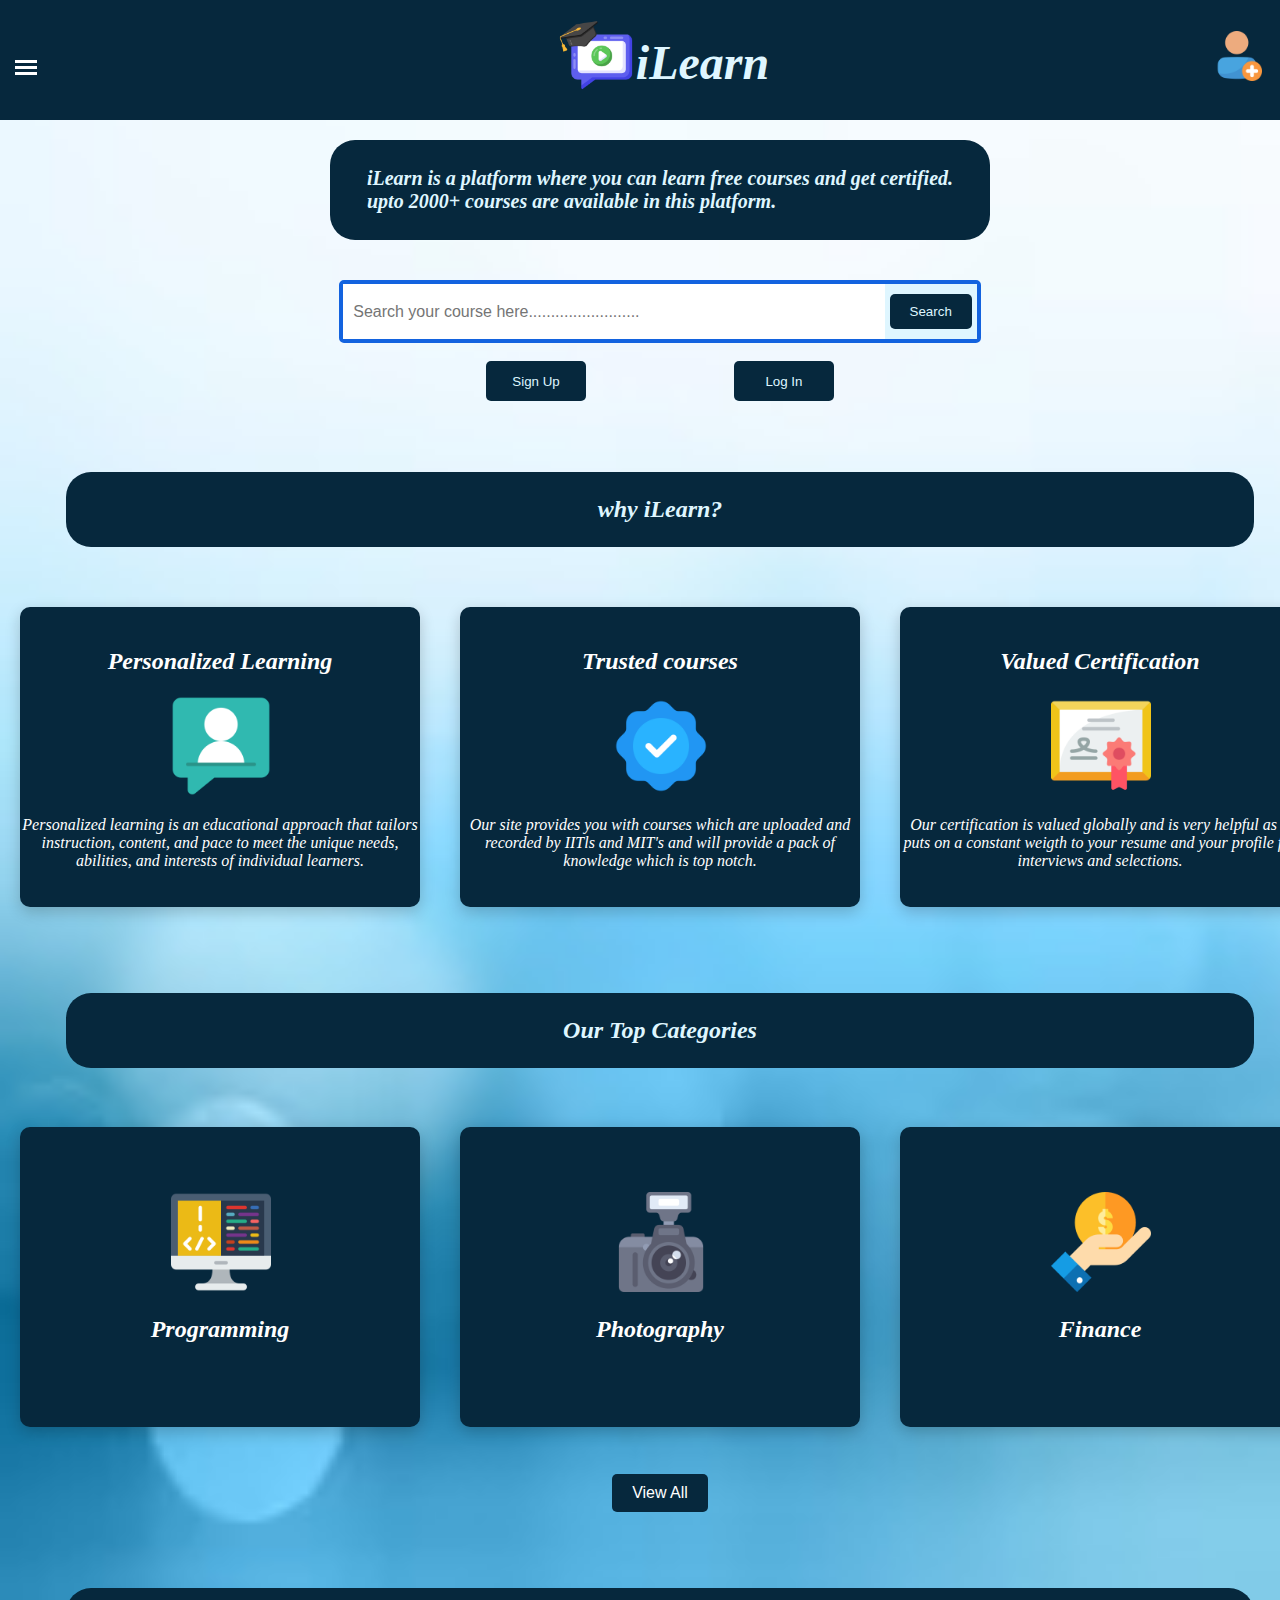
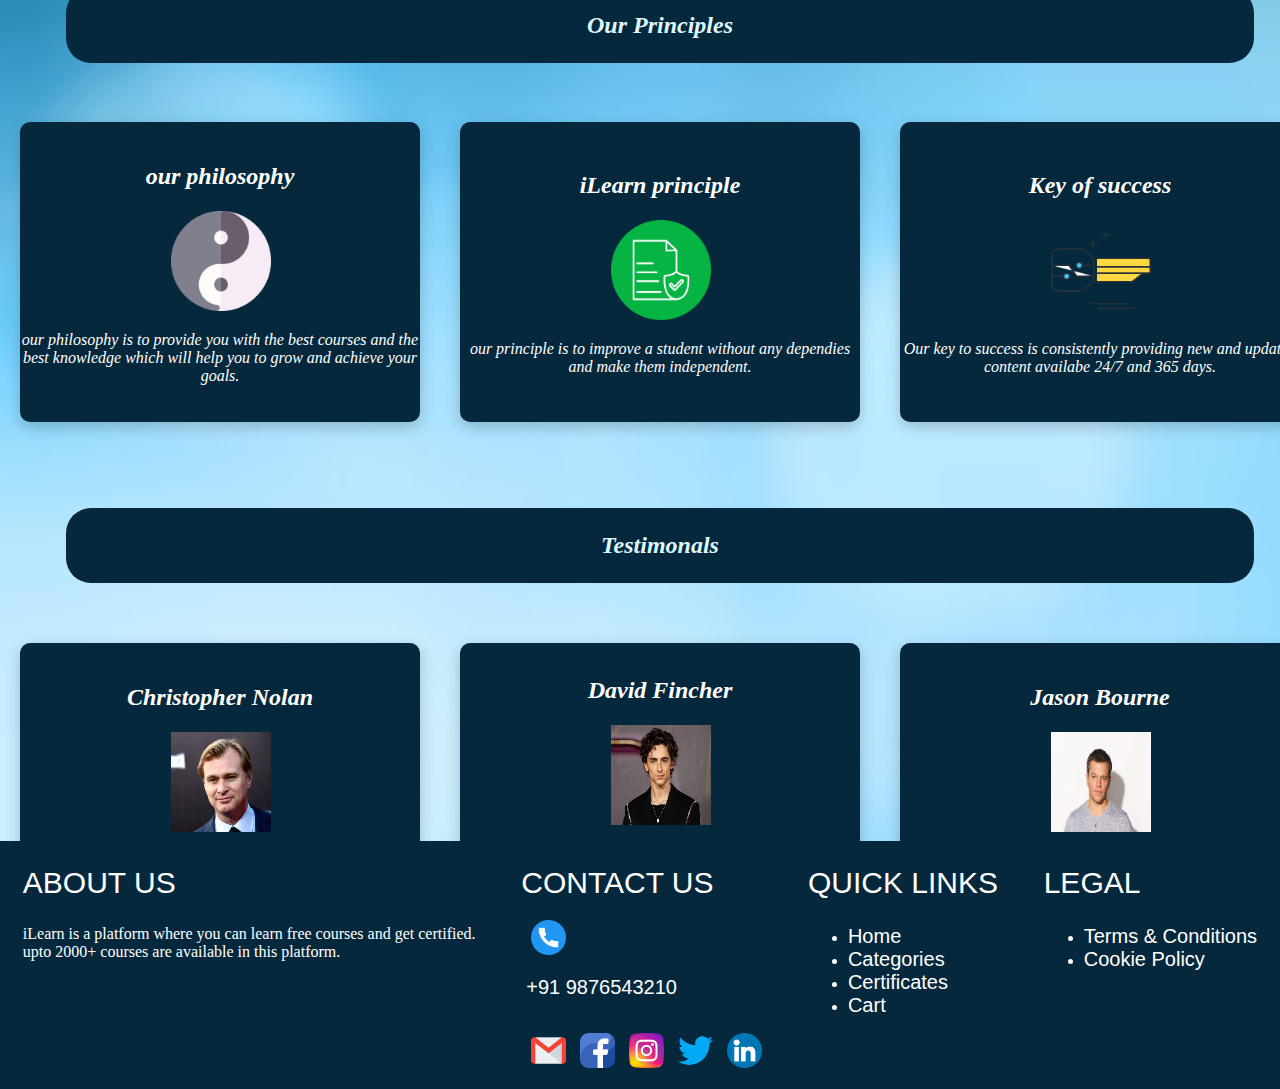
<file: index.html>
<!DOCTYPE html>
<html lang="en">
<head>
    <meta charset="UTF-8">
    <meta name="viewport" content="width=device-width, initial-scale=1.0">
    <title>iLearn/Homepage</title>
    <link rel="stylesheet" href="Styles/homepage.css">
</head>
<body>
    <header>
        <input type="checkbox" class="openSidebarMenu" id="openSidebarMenu">
        <label for="openSidebarMenu" class="sidebarIconToggle">
            <div class="spinner diagonal part-1"></div>
            <div class="spinner horizontal"></div>
            <div class="spinner diagonal part-2"></div>
        </label>
        <div id="sidebarMenu">
            <ul class="sidebarMenuInner">
              <li><a href="index.html" >HOMEee</a></li>
              <li><a href="categores.html" >Categories</a></li>
              <li><a href="certificates.html" >Certificates</a></li>
              <li><a href="cart.html" >Cart</a></li>
              <li><a href="logout.html">Logout</a></li>
            </ul>
          </div>
        <img class="headlogo" src="images/logo.png" alt="logo">
        <h1 class="head">iLearn</h1>
        <a href="accountdetails.html" class="rightimg"><img class="accountlogo" src="images/account.png" alt="accountlogo"></a>
    </header >
    <div class="body">
        <div class="record">
            <p>
                iLearn is a platform where you can learn free courses and get certified.<br>
                upto 2000+ courses are available in this platform.
            </p>
        </div>
        <div class="searchbar">
            <input type="text" id="search" placeholder="Search your course here.........................">
            <a href="categores.html" class="searchcourses"><button id="search-button">Search</button></a>
        </div>
        <div class="signupin">
            <a href="signup.html"><button id="signup">Sign Up</button></a>
            <a href="login.html"><button id="login">Log In</button></a> 
        </div>
        <div class="elab">
            <div class="desc">
                <p>
                    why iLearn?
                </p>
            </div>
            <div class="qualbox">
                <div class="qual">
                    <h2>Personalized Learning</h2>
                    <a><img src="images/personalized.png"></a>
                    <p>Personalized learning is an educational approach that tailors instruction, 
                        content, and pace to meet the unique needs, abilities, and interests of individual learners.
                        </p>
                </div>
                <div class="qual">
                    <h2>Trusted courses</h2>
                    <a><img src="images/trush.png"></a>
                    <p>Our site provides you with courses which are uploaded and recorded by IITls and MIT's and will provide a pack of knowledge which is top notch.</p>
                </div>
                <div class="qual"> 
                    <h2>Valued Certification</h2>
                    <a><img src="images/certificate.png"></a>
                    <p>Our certification is valued globally and is very helpful as it puts on a constant weigth to your resume and your profile for interviews and selections.</p>
                </div>
            </div>
            <div class="desc">
                <p>
                    Our Top Categories
                </p>
            </div>
            <div class="qualbox">
                <div class="qual">
                    <a href="https://www.youtube.com/watch?v=nqowUJzG-iM&list=PL_z_8CaSLPWekqhdCPmFohncHwz8TY2Go" target="_blank"><img src="images/programming.jpg" alt="programming"></a>
                    <h2>Programming</h2>
                  
                </div>
                <div class="qual">
                    <a href="https://www.youtube.com/watch?v=dwrGAoZIrOw&list=PL7W5udALs-AlIByQQ8KnleHQdKq_9m0vD" target="_blank"><img src="images/photography.jpg" alt="photography"></a>
                    <h2>Photography</h2>
                </div>
                <div class="qual"> 
                    <a href="https://www.youtube.com/watch?v=GtaoP0skPWc&list=PL9ECA8AEB409B3E4F" target="_blank"><img src="images/finance.jpg" alt="finance"></a>
                    <h2>Finance</h2>
                </div>
            </div>
            <div class="cc">
                <a href="categores.html"><button id="viewall">View All</button></a>
            </div>
            <div class="desc">
                <p>
                    Our Principles
                </p>
            </div>
            <div class="qualbox">
                <div class="qual">
                    <h2>our philosophy</h2>
                    <a><img src="images/philosophy.png"></a>
                    <p>our philosophy is to provide you with the best courses and the best knowledge which will help you to grow and achieve your goals.
                        </p>
                </div>
                <div class="qual">
                    <h2>iLearn principle</h2>
                    <a><img src="images/principle.png"></a>
                    <p>our principle is to improve a student without any dependies and make them independent.
                    </p>
                </div>
                <div class="qual"> 
                    <h2>Key of success</h2>
                    <a><img src="images/key.png"></a>
                    <p>Our key to success is consistently providing new and updated content availabe 24/7 and 365 days.

                    </p>
                </div>
            </div>
            <div class="desc">
                <p>
                    Testimonals
                </p>
            </div>
            <div class="qualbox">
                <div class="qual">
                    <h2>Christopher Nolan</h2>
                    <a><img src="images/nolan.png"></a>
                    <p>Enrolling in this course was one of the best decisions I've ever made. The content was not only well-structured but also incredibly engaging
                        </p>
                </div>
                <div class="qual">
                    <h2>David Fincher</h2>
                    <a><img src="images/david.png"></a>
                    <p></p>I had been searching for a comprehensive course to enhance my professional skills, and I'm so glad I found this website.</p>
                </div>
                <div class="qual"> 
                    <h2>Jason Bourne</h2>
                    <a><img src="images/bourne.png"></a>
                    <p>As a lifelong learner, I've taken many online courses, but this one stands out as exceptional. The course website provided a user-friendly experience, from registration to completion.</p>
                </div>
            </div>
        </div>
    </div>
    <div class="footer">
        <div class="footer1">
            
            <h2>ABOUT US</h2>
            <p>
                iLearn is a platform where you can learn free courses and get certified.<br>
                upto 2000+ courses are available in this platform.
            </p>
        </div>
        <div class="footer2">
            <h2>CONTACT US</h2>
            <p>
                <a href=""><img src="images/telephone.png" alt="phone"><p>+91 9876543210</p><br></a>
                <a href="https://mail.google.com/mail/u/0/"><img src="images/gmail.png" alt="email"></a>
                <a href="https://www.facebook.com/"><img src="images/facebook.png" alt="facebook"></a>
                <a href="https://www.instagram.com/"><img src="images/instagram.png" alt="instagram"></a>
                <a href="https://twitter.com/login?lang=en"><img src="images/twitter.png" alt="twitter"></a>
                <a href="https://www.linkedin.com/in/gyanavardhan-mamidisetti-194b6a242/"><img src="images/linkedin.png" alt="linkedin"></a>
            </p>

        </div>
        <div class="footer3">
            <h2>QUICK LINKS</h2>
            <ul>
                <li><a href="index.html">Home</a></li>
                <li><a href="categores.html">Categories</a></li>
                <li><a href="certificates.html">Certificates</a></li>
                <li><a href="cart.html">Cart</a></li>
            </ul>
        </div>
        <div class="footer4">
            <h2>LEGAL</h2>
            <ul>
                <li><a href="t&c.html">Terms & Conditions</a></li>
                <li><a href="cookiepolicy.html">Cookie Policy</a></li>
            </ul>
        </div>
 </div>
</body>
</html>
</file>
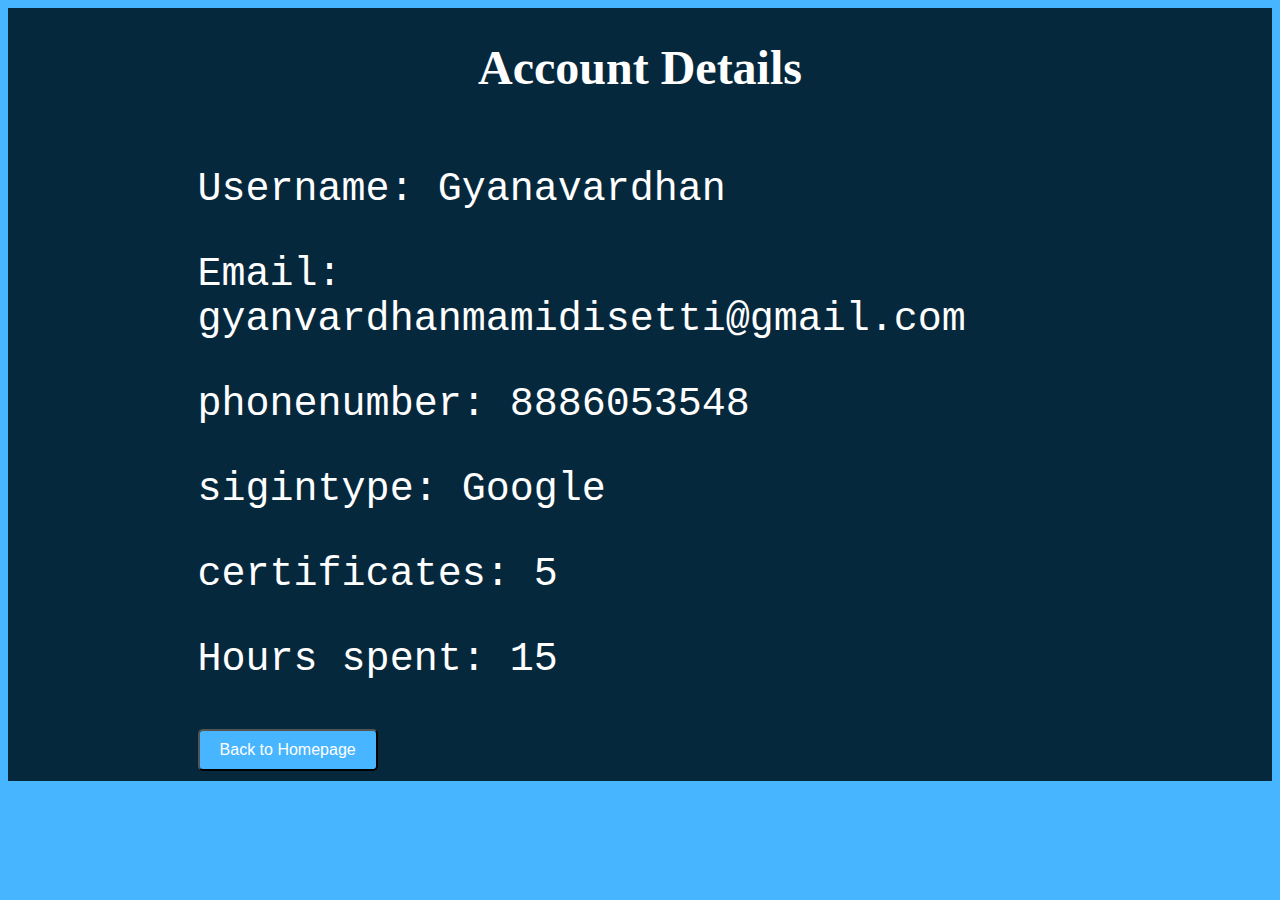
<file: accountdetails.html>
<!DOCTYPE html>
<html lang="en">
<head>
    <meta charset="UTF-8">
    <meta name="viewport" content="width=device-width, initial-scale=1.0">
    <title>iLearn/accountdetails</title>
    <link type="text/css" rel="stylesheet" href="Styles/accountdetails.css">
</head>
<body>
    
    <div class="det">
        <div>
            <h1>Account Details</h1>
        </div>
        <div class="pers">
            <p>Username: Gyanavardhan</p>
            <p>Email: gyanvardhanmamidisetti@gmail.com</p>
            <p>phonenumber: 8886053548</p>
            <p>sigintype: Google</p>
            <p>certificates: 5</p>
            <p>Hours spent: 15</p>
            <a href="index.html"><button class="cartbutton">Back to Homepage</button></a>
        </div>
        
    </div>
</body>
</html>
</file>
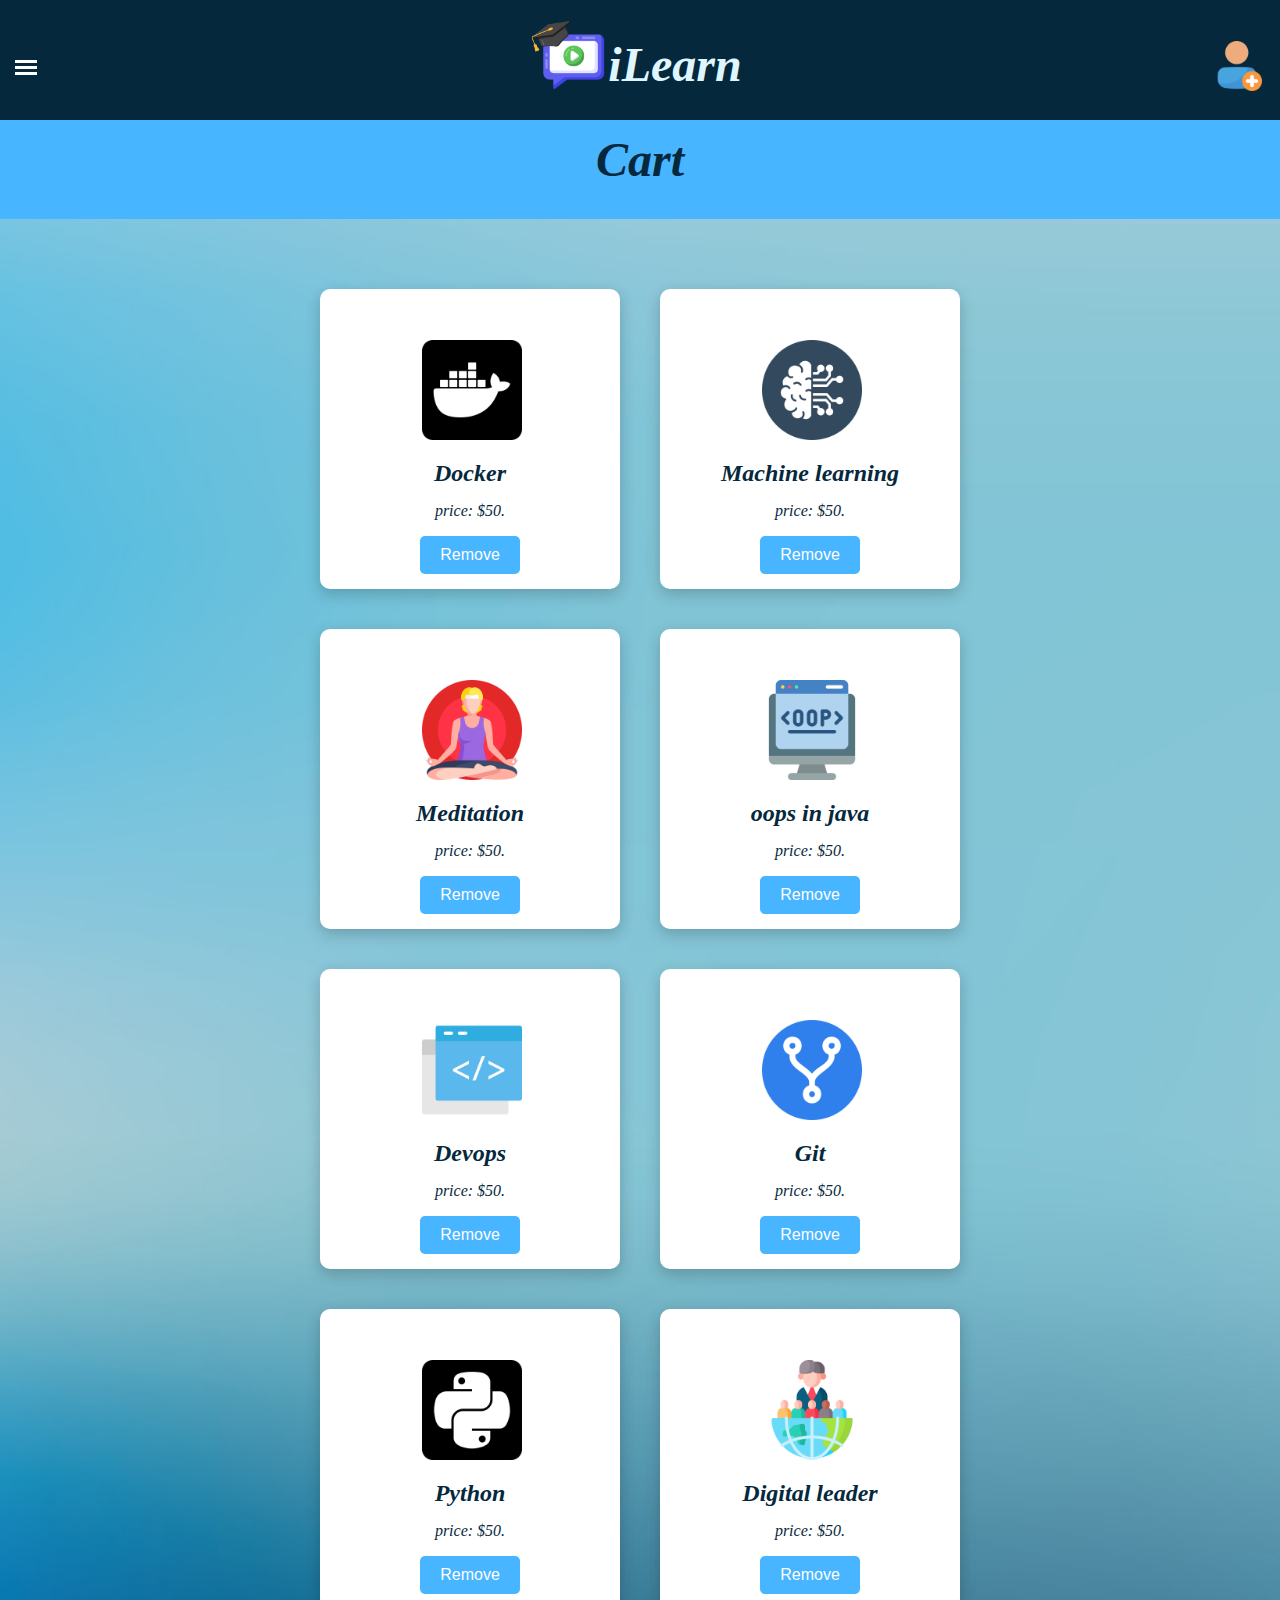
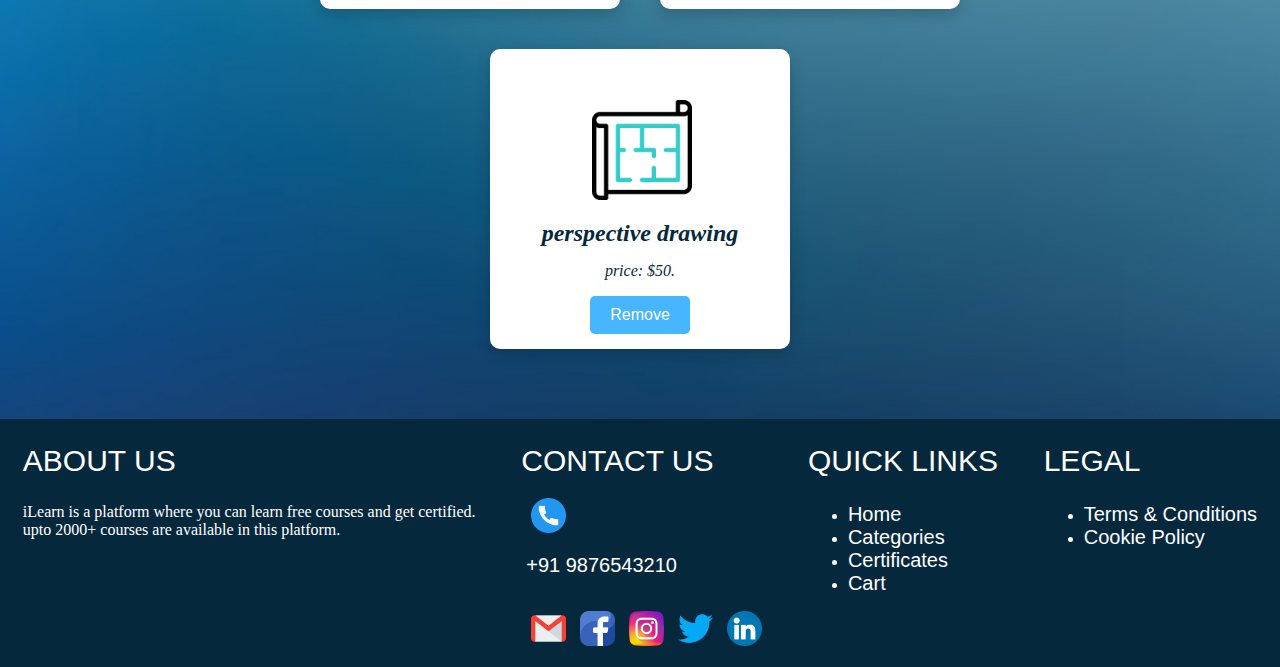
<file: cart.html>
<!DOCTYPE html>
<html lang="en">
<head>
    <meta charset="UTF-8">
    <meta name="viewport" content="width=device-width, initial-scale=1.0">
    <title>iLearn/cart </title>
    <link  rel="stylesheet" href="Styles/cart.css">
</head>
<body>
    <header>
        <input type="checkbox" class="openSidebarMenu" id="openSidebarMenu">
    <label for="openSidebarMenu" class="sidebarIconToggle">
        <div class="spinner diagonal part-1"></div>
        <div class="spinner horizontal"></div>
        <div class="spinner diagonal part-2"></div>
    </label>
    <div id="sidebarMenu">
        <ul class="sidebarMenuInner">
            <li><a href="index.html" >HOME</a></li>
              <li><a href="categores.html" >Categories</a></li>
              <li><a href="certificates.html" >Certificates</a></li>
              <li><a href="cart.html" >Cart</a></li>
              <li><a href="logout.html">Logout</a></li>
        </ul>
      </div>
    <img class="headlogo" src="images/logo.png" alt="logo">
    <h1 class="head">iLearn</h1>
    <a href="accountdetails.html" class="rightimg"><img class="accountlogo" src="images/account.png" alt="accountlogo"></a>
</header >
<div  class="heading">
    <h1>Cart</h1>
</div>
<div class="cartitems">
    <div class="cart">
        <img class="cartimg" src="images/docker.png" alt="certificate">
        <h2 class="cartname">Docker</h2>
        <p class="cartprice">price: $50.</p>
        <a href="categores.html"><button class="cartbutton">Remove</button></a>
    </div>
    <div class="cart">
        <img class="cartimg" src="images/machine learing.png" alt="certificate">
        <h2 class="cartname">Machine learning</h2>
        <p class="cartprice">price: $50.</p>
        <a href="categores.html"><button class="cartbutton">Remove</button></a>
    </div>
    <div class="cart">
        <img class="cartimg" src="images/meditation.png" alt="certificate">
        <h2 class="cartname">Meditation</h2>
        <p class="cartprice">price: $50.</p>
        <a href="categores.html"><button class="cartbutton">Remove</button></a>
    </div>
    <div class="cart">
        <img class="cartimg" src="images/oops.png" alt="certificate">
        <h2 class="cartname">oops in java</h2>
        <p class="cartprice">price: $50.</p>
        <a href="categores.html"><button class="cartbutton">Remove</button></a>
    </div>
    <div class="cart">
        <img class="cartimg" src="images/devops.png" alt="certificate">
        <h2 class="cartname">Devops</h2>
        <p class="cartprice">price: $50.</p>
        <a href="categores.html"><button class="cartbutton">Remove</button></a>
    </div>
    <div class="cart">
        <img class="cartimg" src="images/git.png" alt="certificate">
        <h2 class="cartname">Git</h2>
        <p class="cartprice">price: $50.</p>
        <a href="categores.html"><button class="cartbutton">Remove</button></a>
    </div>
    <div class="cart">
        <img class="cartimg" src="images/python.png" alt="certificate">
        <h2 class="cartname">Python</h2>
        <p class="cartprice">price: $50.</p>
        <a href="categores.html"><button class="cartbutton">Remove</button></a>
    </div>
    <div class="cart">
        <img class="cartimg" src="images/digital leader.png" alt="certificate">
        <h2 class="cartname">Digital leader</h2>
        <p class="cartprice">price: $50.</p>
        <a href="categores.html"><button class="cartbutton">Remove</button></a>
    </div>
    <div class="cart">
        <img class="cartimg" src="images/blueprint.png" alt="certificate">
        <h2 class="cartname">perspective drawing</h2>
        <p class="cartprice">price: $50.</p>
        <a href="categores.html"><button class="cartbutton">Remove</button></a>
    </div>
    
    
</div>
<div class="footer">
    <div class="footer1">
        
        <h2>ABOUT US</h2>
        <p>
            iLearn is a platform where you can learn free courses and get certified.<br>
            upto 2000+ courses are available in this platform.
        </p>
    </div>
    <div class="footer2">
        <h2>CONTACT US</h2>
        <p>
            <a href=""><img src="images/telephone.png" alt="phone"><p>+91 9876543210</p><br></a>
            <a href="https://mail.google.com/mail/u/0/"><img src="images/gmail.png" alt="email"></a>
            <a href="https://www.facebook.com/"><img src="images/facebook.png" alt="facebook"></a>
            <a href="https://www.instagram.com/"><img src="images/instagram.png" alt="instagram"></a>
            <a href="https://twitter.com/login?lang=en"><img src="images/twitter.png" alt="twitter"></a>
            <a href="https://www.linkedin.com/in/gyanavardhan-mamidisetti-194b6a242/"><img src="images/linkedin.png" alt="linkedin"></a>
        </p>

    </div>
    <div class="footer3">
        <h2>QUICK LINKS</h2>
        <ul>
            <li><a href="index.html">Home</a></li>
            <li><a href="categores.html">Categories</a></li>
            <li><a href="certificates.html">Certificates</a></li>
            <li><a href="cart.html">Cart</a></li>
        </ul>
    </div>
    <div class="footer4">
        <h2>LEGAL</h2>
        <ul>
            <li><a href="t&c.html">Terms & Conditions</a></li>
            <li><a href="cookiepolicy.html">Cookie Policy</a></li>
        </ul>
    </div>
</div>
</body>
</html>
</file>
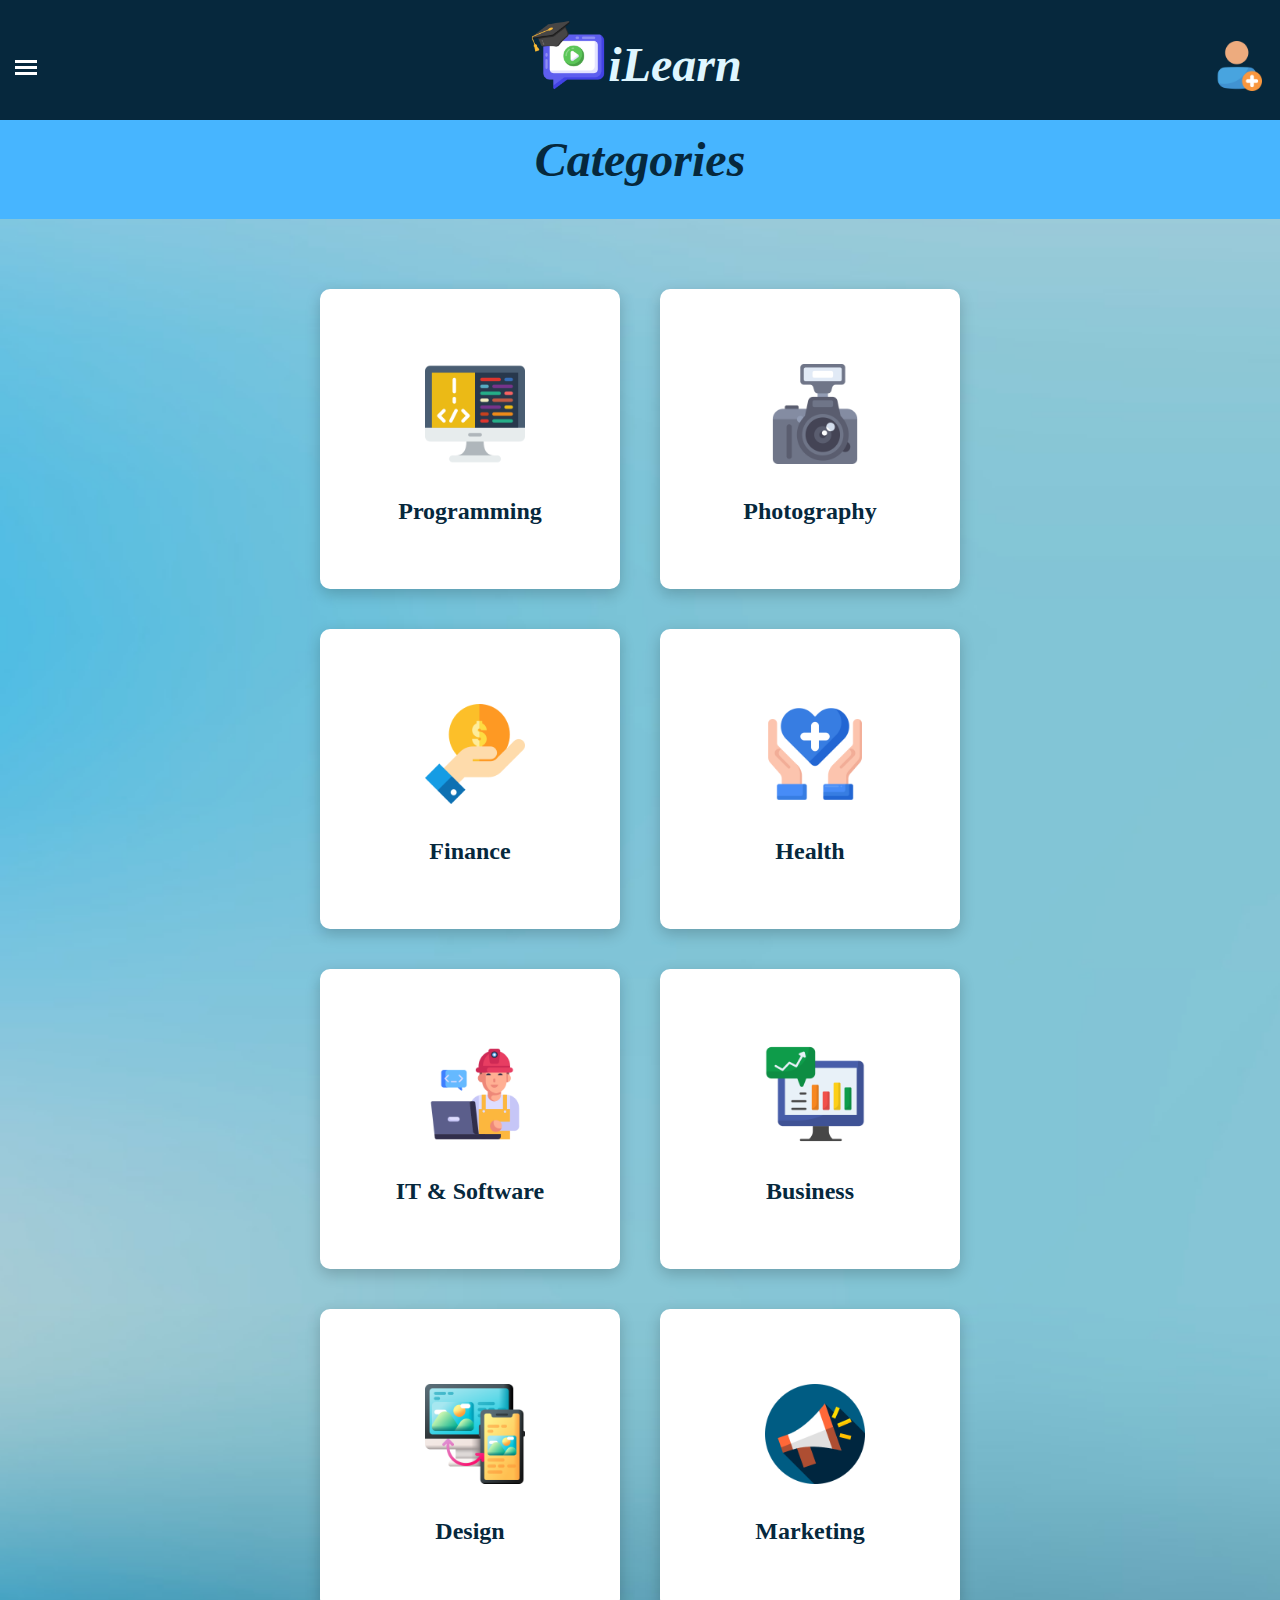
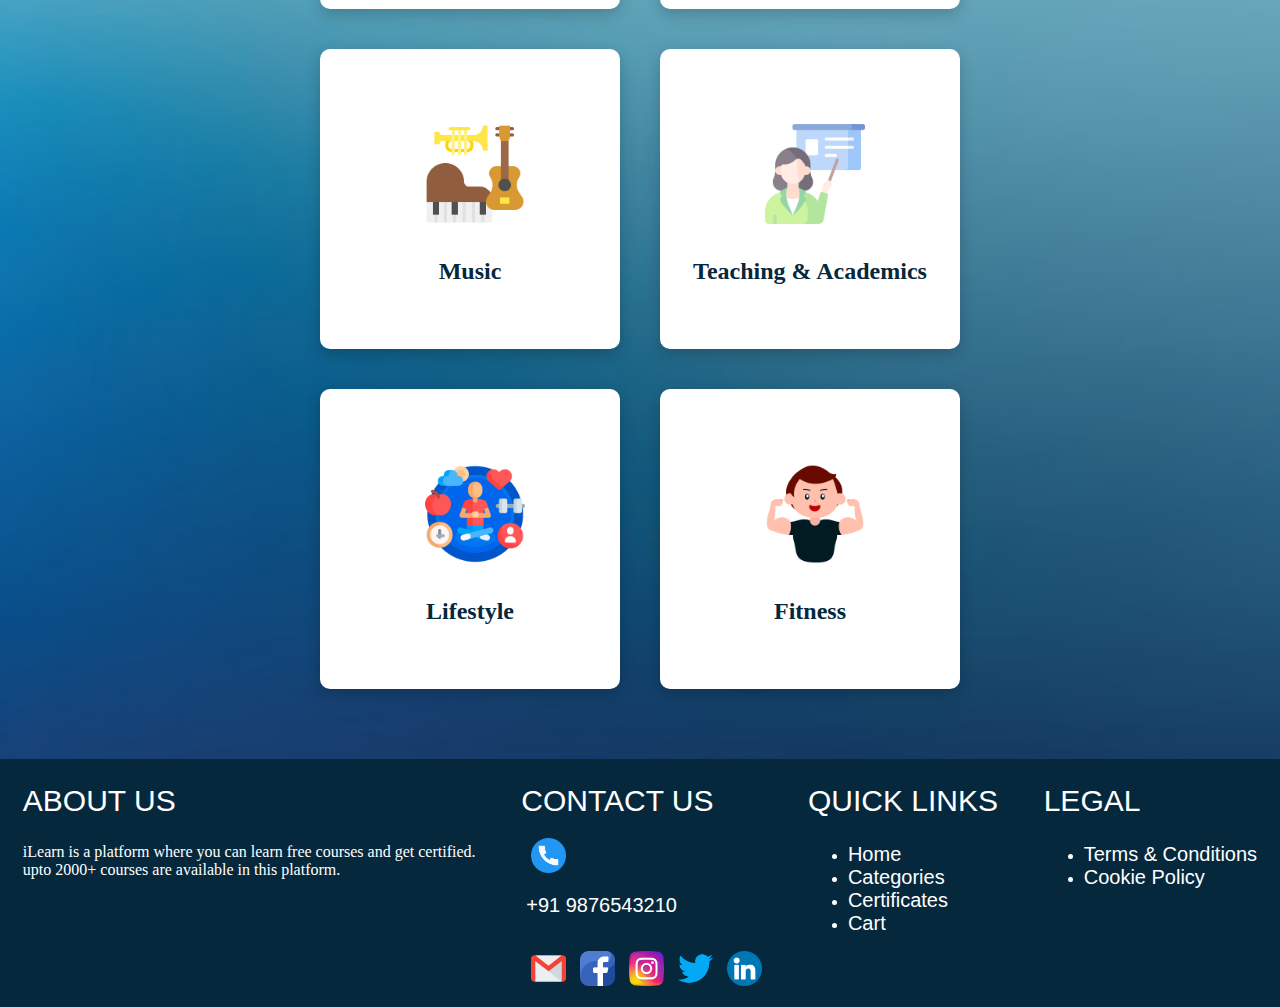
<file: categores.html>
<!DOCTYPE html>
<html lang="en">
<head>
    <meta charset="UTF-8">
    <meta name="viewport" content="width=device-width, initial-scale=1.0">
    <title>iLearn/Categories</title>
    <link rel="stylesheet" href="Styles/categories.css">
</head>
<body>
    <header>
        <input type="checkbox" class="openSidebarMenu" id="openSidebarMenu">
        <label for="openSidebarMenu" class="sidebarIconToggle">
            <div class="spinner diagonal part-1"></div>
            <div class="spinner horizontal"></div>
            <div class="spinner diagonal part-2"></div>
        </label>
        <div id="sidebarMenu">
            <ul class="sidebarMenuInner">
                <li><a href="index.html" >HOME</a></li>
              <li><a href="categores.html" >Categories</a></li>
              <li><a href="certificates.html" >Certificates</a></li>
              <li><a href="cart.html" >Cart</a></li>
              <li><a href="logout.html">Logout</a></li>
            </ul>
          </div>
        <img class="headlogo" src="images/logo.png" alt="logo">
        <h1 class="head">iLearn</h1>
        <a href="accountdetails.html" class="rightimg"><img class="accountlogo" src="images/account.png" alt="accountlogo"></a>
    </header >
    <div  class="heading">
        <h1>Categories</h1>
    </div>
    <div class="catbox" id="catbox1">
        <div class="cats">
            <a href="https://www.youtube.com/watch?v=nqowUJzG-iM&list=PL_z_8CaSLPWekqhdCPmFohncHwz8TY2Go" target="_blank"><img src="images/programming.jpg" alt="programming"></a>
            <h2>Programming</h2>
        </div>
        <div class="cats">
            <a href="https://www.youtube.com/watch?v=dwrGAoZIrOw&list=PL7W5udALs-AlIByQQ8KnleHQdKq_9m0vD" target="_blank"><img src="images/photography.jpg" alt="photography"></a>
            <h2>Photography</h2>
        </div>
        <div class="cats">
            <a href="https://www.youtube.com/watch?v=GtaoP0skPWc&list=PL9ECA8AEB409B3E4F" target="_blank"><img src="images/finance.jpg" alt="finance"></a>
            <h2>Finance</h2>
        </div>
        <div class="cats">
            <a href="https://www.youtube.com/watch?v=hWteUbAP3eM&list=PLZXNUZWlT9p1y3dKdlwz4HoCZk44X5Xru" target="_blank"><img src="images/health.jpg" alt="health"></a>
            <h2>Health</h2>
        </div>
        <div class="cats">
            <a href="https://www.youtube.com/watch?v=qxv6vPlx2Cs&list=PLmAmHQ-_5ySyCjVtHdSjJ64QU2x5TH8Dy" target="_blank"><img src="images/it.jpg" alt="it"></a>
            <h2>IT & Software</h2>
        </div>
        <div class="cats">
            <a href="https://www.youtube.com/watch?v=YDUYWC7Kf10&list=PL9DpKzAHkdgqtqLcN91NYfu16kkErVdGF" target="_blank"><img src="images/business.jpg" alt="business"></a>
            <h2>Business</h2>
        </div>
        <div class="cats">
            <a href="https://www.youtube.com/watch?v=U9DDxPBtJNA&list=PLoAVEfDOSZBpkfTdRTAn9ivxOrmyO2liH" target="_blank"><img src="images/design.jpg" alt="design"></a>
            <h2>Design</h2>
        </div>
        <div class="cats">
            <a href="https://www.youtube.com/watch?v=KxwmtRS1wJc&list=PLGqT-zAqQhjThXOI1dVaVoStIKiyXFSzX" target="_blank"><img src="images/marketing.jpg" alt="marketing"></a>
            <h2>Marketing</h2>
        </div>
        <div class="cats">
            <a href="https://www.youtube.com/watch?v=_QCt3UBTS1Y&list=PLlwfspJqZ126JHOY5rTkKCSAp2Ua907-v" target="_blank"><img src="images/music.jpg" alt="music"></a>
            <h2>Music</h2>
        </div>
        <div class="cats">
            <a href="https://www.youtube.com/watch?v=sSryoRuJ7oE&list=PLp2XwX40sXwVX75o2FWoqVTorN5PJuPqY" target="_blank"><img src="images/teaching.jpg" alt="teaching"></a>
            <h2>Teaching & Academics</h2>
        </div>
        <div class="cats">
            <a href="https://www.youtube.com/watch?v=tKVh2sUcflM" target="_blank"><img src="images/lifestyle.jpg" alt="lifestyle"></a>
            <h2>Lifestyle</h2>
        </div>
        <div class="cats">
            <a href="https://www.youtube.com/watch?v=Iga0h0p6DcI" target="_blank"><img src="images/fitness.jpg" alt="lifestyle"></a>
            <h2>Fitness</h2>
        </div>
        
    </div>
    <div class="footer">
        <div class="footer1">
            
            <h2>ABOUT US</h2>
            <p>
                iLearn is a platform where you can learn free courses and get certified.<br>
                upto 2000+ courses are available in this platform.
            </p>
        </div>
        <div class="footer2">
            <h2>CONTACT US</h2>
            <p>
                <a href=""><img src="images/telephone.png" alt="phone"><p>+91 9876543210</p><br></a>
                <a href="https://mail.google.com/mail/u/0/"><img src="images/gmail.png" alt="email"></a>
                <a href="https://www.facebook.com/"><img src="images/facebook.png" alt="facebook"></a>
                <a href="https://www.instagram.com/"><img src="images/instagram.png" alt="instagram"></a>
                <a href="https://twitter.com/login?lang=en"><img src="images/twitter.png" alt="twitter"></a>
                <a href="https://www.linkedin.com/in/gyanavardhan-mamidisetti-194b6a242/"><img src="images/linkedin.png" alt="linkedin"></a>
            </p>

        </div>
        <div class="footer3">
            <h2>QUICK LINKS</h2>
            <ul>
                <li><a href="index.html">Home</a></li>
                <li><a href="categores.html">Categories</a></li>
                <li><a href="certificates.html">Certificates</a></li>
                <li><a href="cart.html">Cart</a></li>
            </ul>
        </div>
        <div class="footer4">
            <h2>LEGAL</h2>
            <ul>
                <li><a href="t&c.html">Terms & Conditions</a></li>
                <li><a href="cookiepolicy.html">Cookie Policy</a></li>
            </ul>
        </div>
 </div>
</body>
</html>
</file>
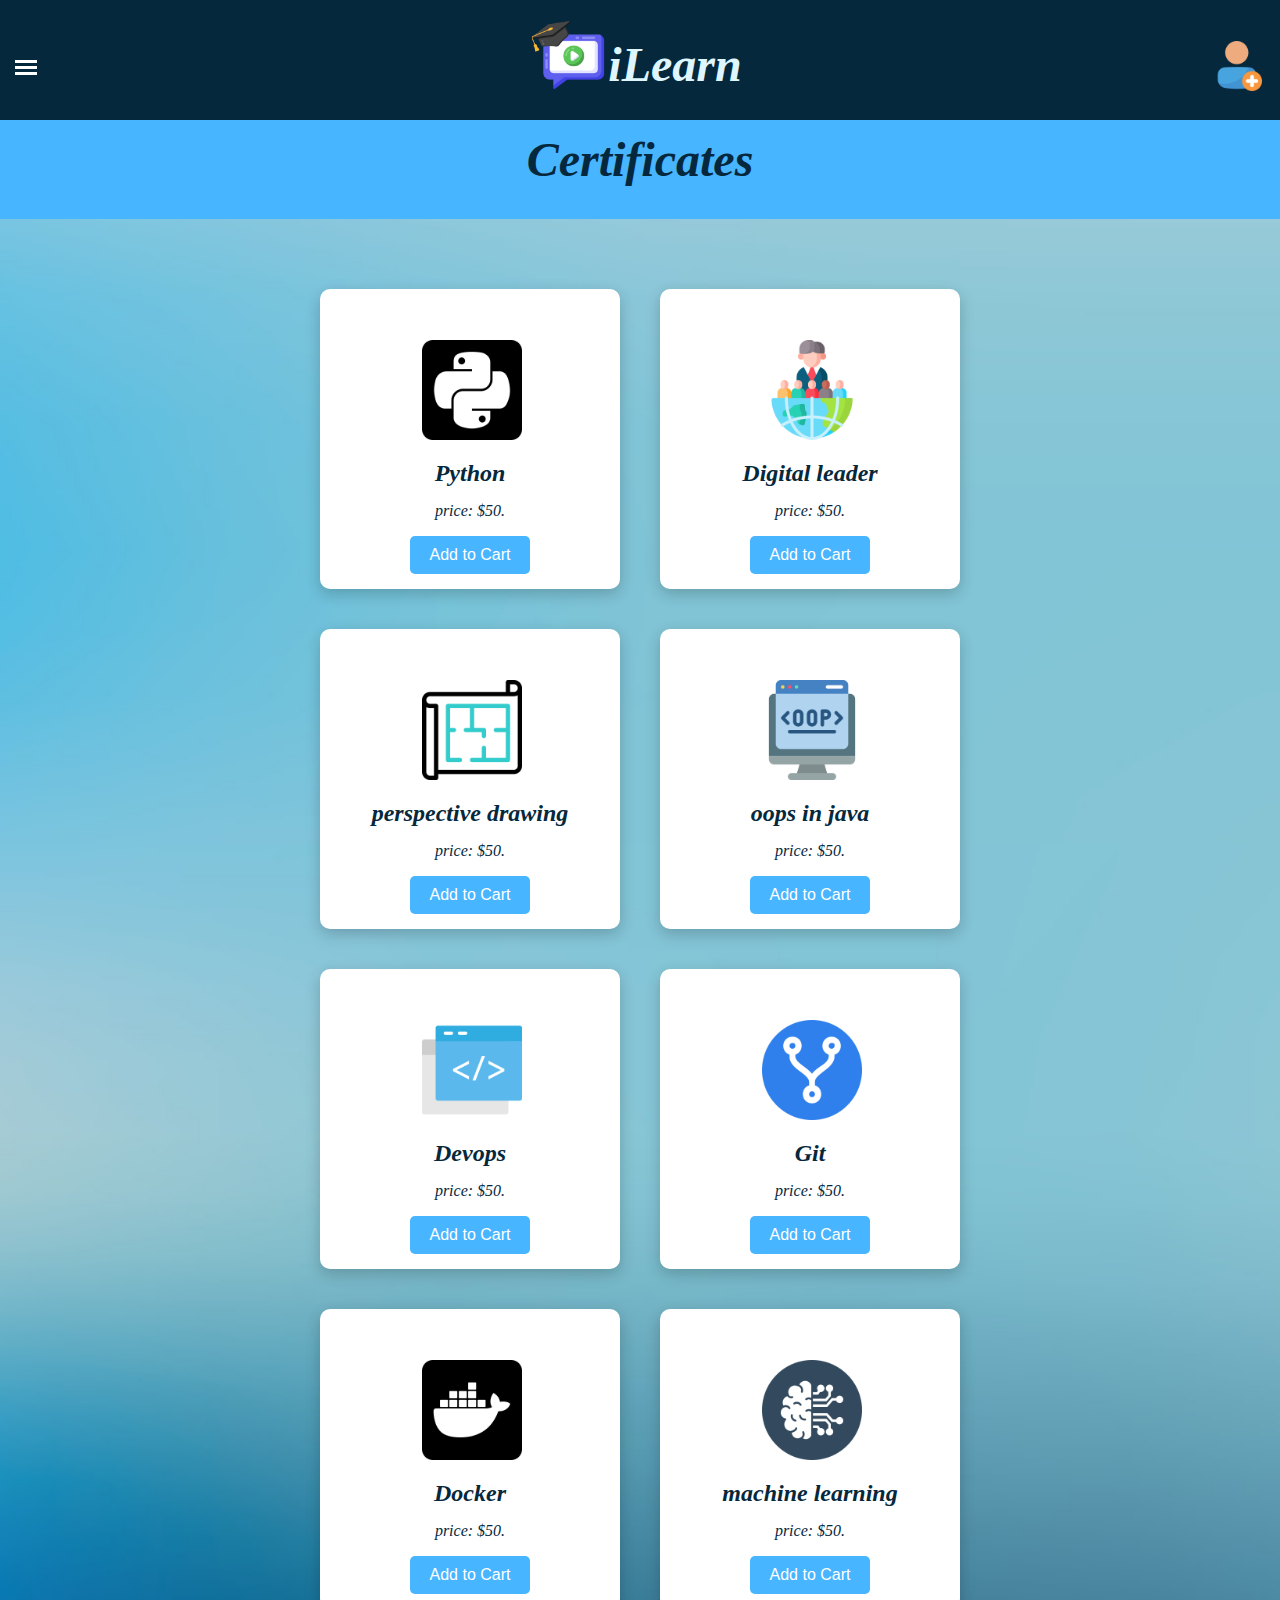
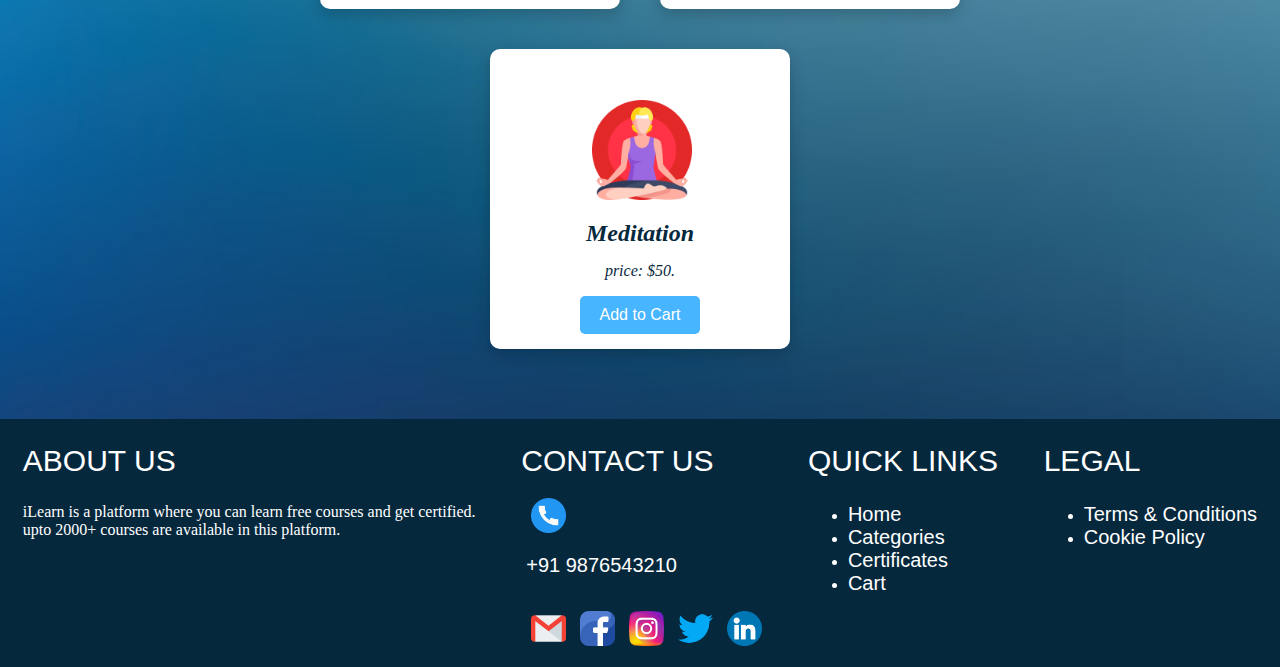
<file: certificates.html>
<!DOCTYPE html>
<html lang="en">
<head>
    <meta charset="UTF-8">
    <meta name="viewport" content="width=device-width, initial-scale=1.0">
    <title>iLearn/certificates</title>
    <link rel="stylesheet" href="Styles/certificates.css">
</head>
<body>
    <header>
        <input type="checkbox" class="openSidebarMenu" id="openSidebarMenu">
        <label for="openSidebarMenu" class="sidebarIconToggle">
            <div class="spinner diagonal part-1"></div>
            <div class="spinner horizontal"></div>
            <div class="spinner diagonal part-2"></div>
        </label>
        <div id="sidebarMenu">
            <ul class="sidebarMenuInner">
                <li><a href="index.html" >HOME</a></li>
              <li><a href="categores.html" >Categories</a></li>
              <li><a href="certificates.html" >Certificates</a></li>
              <li><a href="cart.html" >Cart</a></li>
              <li><a href="logout.html">Logout</a></li>
            </ul>
          </div>
        <img class="headlogo" src="images/logo.png" alt="logo">
        <h1 class="head">iLearn</h1>
        <a href="accountdetails.html" class="rightimg"><img class="accountlogo" src="images/account.png" alt="accountlogo"></a>
    </header >
    <div  class="heading">
        <h1>Certificates</h1>
    </div>
    <div class="listofcertificates">
        <div class="certificate">
            <img class="certificateimg" src="images/python.png" alt="certificate">
            <h2 class="certificatename">Python</h2>
            <p class="certificateprice">price: $50.</p>
            <a href="cart.html"><button class="certificatebutton">Add to Cart</button></a>
        </div>
        <div class="certificate">
            <img class="certificateimg" src="images/digital leader.png" alt="certificate">
            <h2 class="certificatename">Digital leader</h2>
            <p class="certificateprice">price: $50.</p>
            <a href="cart.html"><button class="certificatebutton">Add to Cart</button></a>
        </div>
        <div class="certificate">
            <img class="certificateimg" src="images/blueprint.png" alt="certificate">
            <h2 class="certificatename">perspective drawing</h2>
            <p class="certificateprice">price: $50.</p>
            <a href="cart.html"><button class="certificatebutton">Add to Cart</button></a>
        </div>
        <div class="certificate">
            <img class="certificateimg" src="images/oops.png" alt="certificate">
            <h2 class="certificatename">oops in java</h2>
            <p class="certificateprice">price: $50.</p>
            <a href="cart.html"><button class="certificatebutton">Add to Cart</button></a>
        </div>
        <div class="certificate">
            <img class="certificateimg" src="images/devops.png" alt="certificate">
            <h2 class="certificatename">Devops</h2>
            <p class="certificateprice">price: $50.</p>
            <a href="cart.html"><button class="certificatebutton">Add to Cart</button></a>
        </div>
        <div class="certificate">
            <img class="certificateimg" src="images/git.png" alt="certificate">
            <h2 class="certificatename">Git</h2>
            <p class="certificateprice">price: $50.</p>
            <a href="cart.html"><button class="certificatebutton">Add to Cart</button></a>
        </div>
        <div class="certificate">
            <img class="certificateimg" src="images/docker.png" alt="certificate">
            <h2 class="certificatename">Docker</h2>
            <p class="certificateprice">price: $50.</p>
            <a href="cart.html"><button class="certificatebutton">Add to Cart</button></a>
        </div>
        <div class="certificate">
            <img class="certificateimg" src="images/machine learing.png" alt="certificate">
            <h2 class="certificatename">machine learning</h2>
            <p class="certificateprice">price: $50.</p>
            <a href="cart.html"><button class="certificatebutton">Add to Cart</button></a>
        </div>
        <div class="certificate">
            <img class="certificateimg" src="images/meditation.png" alt="certificate">
            <h2 class="certificatename">Meditation</h2>
            <p class="certificateprice">price: $50.</p>
            <a href="cart.html"><button class="certificatebutton">Add to Cart</button></a>
        </div>
    </div>
    <div class="footer">
        <div class="footer1">
            
            <h2>ABOUT US</h2>
            <p>
                iLearn is a platform where you can learn free courses and get certified.<br>
                upto 2000+ courses are available in this platform.
            </p>
        </div>
        <div class="footer2">
            <h2>CONTACT US</h2>
            <p>
                <a href=""><img src="images/telephone.png" alt="phone"><p>+91 9876543210</p><br></a>
                <a href="https://mail.google.com/mail/u/0/"><img src="images/gmail.png" alt="email"></a>
                <a href="https://www.facebook.com/"><img src="images/facebook.png" alt="facebook"></a>
                <a href="https://www.instagram.com/"><img src="images/instagram.png" alt="instagram"></a>
                <a href="https://twitter.com/login?lang=en"><img src="images/twitter.png" alt="twitter"></a>
                <a href="https://www.linkedin.com/in/gyanavardhan-mamidisetti-194b6a242/"><img src="images/linkedin.png" alt="linkedin"></a>
            </p>

        </div>
        <div class="footer3">
            <h2>QUICK LINKS</h2>
            <ul>
                <li><a href="index.html">Home</a></li>
                <li><a href="categores.html">Categories</a></li>
                <li><a href="certificates.html">Certificates</a></li>
                <li><a href="cart.html">Cart</a></li>
            </ul>
        </div>
        <div class="footer4">
            <h2>LEGAL</h2>
            <ul>
                <li><a href="t&c.html">Terms & Conditions</a></li>
                <li><a href="cookiepolicy.html">Cookie Policy</a></li>
            </ul>
        </div>
 </div>
</body>
</html>
</file>
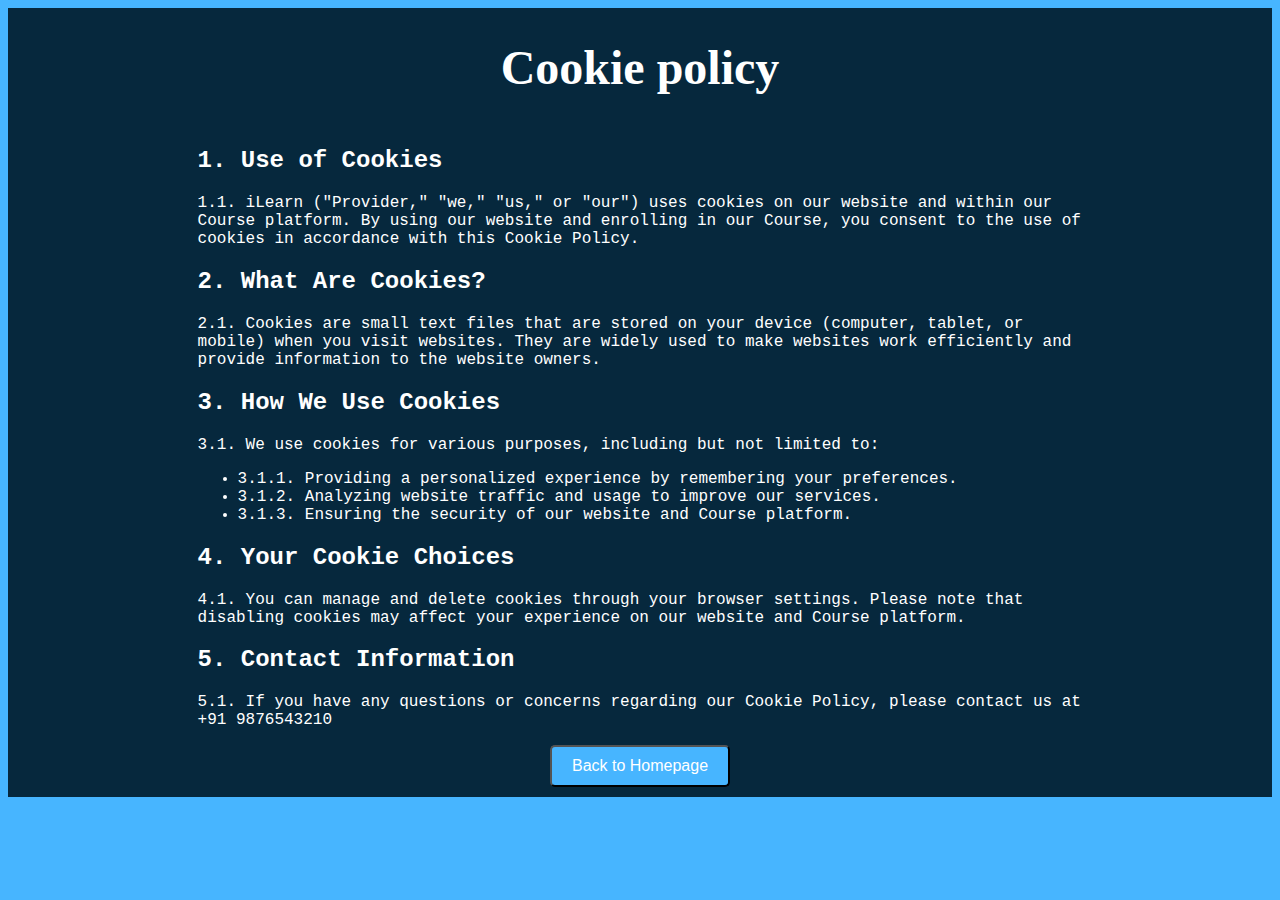
<file: cookiepolicy.html>
<!DOCTYPE html>
<html lang="en">
<head>
    <meta charset="UTF-8">
    <meta name="viewport" content="width=device-width, initial-scale=1.0">
    <title>iLearn/cookies</title>
    <link type='text/css' rel='stylesheet' href='Styles/cookiepolicy.css'>
</head>
<body>
    <div class="det">
        <div>
            <h1>Cookie policy</h1>
        </div>
        <div class="pers">
            <h2>1. Use of Cookies</h2>

<p>1.1. iLearn ("Provider," "we," "us," or "our") uses cookies on our website and within our Course platform. By using our website and enrolling in our Course, you consent to the use of cookies in accordance with this Cookie Policy.</p>

<h2>2. What Are Cookies?</h2>

<p>2.1. Cookies are small text files that are stored on your device (computer, tablet, or mobile) when you visit websites. They are widely used to make websites work efficiently and provide information to the website owners.</p>

<h2>3. How We Use Cookies</h2>

<p>3.1. We use cookies for various purposes, including but not limited to:</p>

<ul>
    <li>3.1.1. Providing a personalized experience by remembering your preferences.</li>
    <li>3.1.2. Analyzing website traffic and usage to improve our services.</li>
    <li>3.1.3. Ensuring the security of our website and Course platform.</li>
</ul>

<h2>4. Your Cookie Choices</h2>

<p>4.1. You can manage and delete cookies through your browser settings. Please note that disabling cookies may affect your experience on our website and Course platform.</p>

<h2>5. Contact Information</h2>

<p>5.1. If you have any questions or concerns regarding our Cookie Policy, please contact us at +91 9876543210</p>

        </div>
        <a href="index.html"><button class="cartbutton">Back to Homepage</button></a>
    </div>
</body>
</html>
</file>
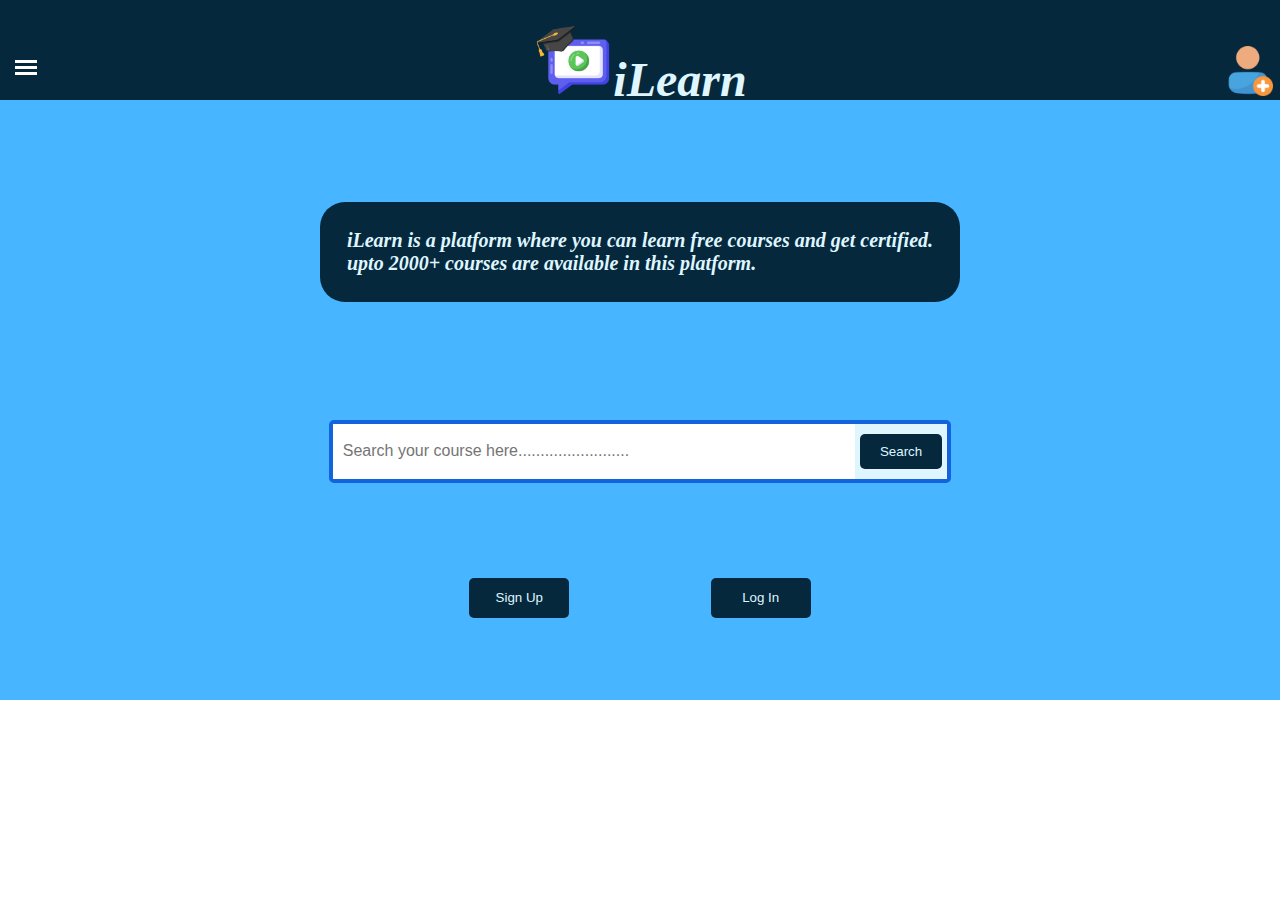
<file: homepage.html>
<!DOCTYPE html>
<html lang="en">
<head>
    <meta charset="UTF-8">
    <meta name="viewport" content="width=device-width, initial-scale=1.0">
    <title>iLearn/Homepage</title>
    <link rel="stylesheet" href="homepage.css">
</head>
<body>
    <header>
        <input type="checkbox" class="openSidebarMenu" id="openSidebarMenu">
        <label for="openSidebarMenu" class="sidebarIconToggle">
        <div class="spinner diagonal part-1"></div>
        <div class="spinner horizontal"></div>
        <div class="spinner diagonal part-2"></div>
        </label>
        <img class="headlogo" src="images/logo.png" alt="logo">
        <h1 class="head">iLearn</h1>
        <a href="accoutdetails.html" class="rightimg"><img class="accountlogo" src="images/account.png" alt="accountlogo"></a>
    </header >
    <div class="body">
        <div class="record">
            <p>
                iLearn is a platform where you can learn free courses and get certified.<br>
                upto 2000+ courses are available in this platform.
            </p>
        </div>
        <div class="searchbar">
            <input type="text" id="search" placeholder="Search your course here.........................">
            <a href="courses.html" class="searchcourses"><button id="search-button">Search</button></a>
        </div>
        <div class="signupin">
            <a href="signup.html"><button id="signup">Sign Up</button></a>
            <a href="login.html"><button id="login">Log In</button></a> 
        </div>
    </div>
    
    
</body>
</html>
</file>
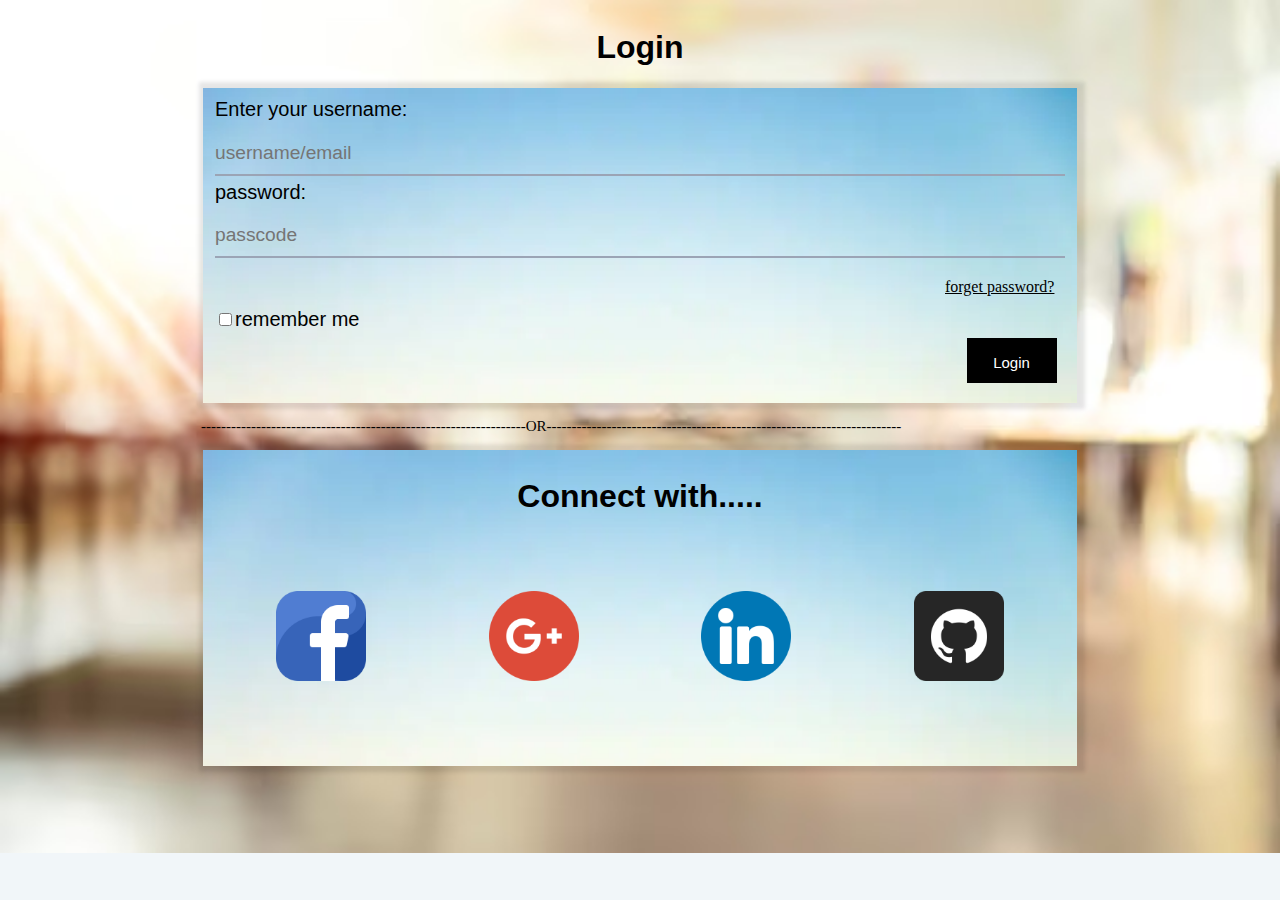
<file: login.html>
<!DOCTYPE html>
<html lang="en">
<head>
    <meta charset="UTF-8">
    <meta name="viewport" content="width=device-width, initial-scale=1.0">
    <title>iLearn/login</title>
    <link rel="stylesheet" type="text/css" href="Styles/login.css">
</head>
<body>
   <!-- login page -->
    <div class="login">
         <h1>Login</h1>
         <form method="post">
          <fieldset class="log">
              <label class="labs"> Enter your username:</label>
               <input class="ins" type="email" placeholder="username/email" required />
              <label class="labs">password:</label>
              <input class="ins" placeholder="passcode" type="text" required />
              <a class="forget"  href="index.html" class="sig">forget password?</a>
              <div class="lasn">
                  <div class="lef" id="lefin"><input  type="checkbox"/></div>
                  
                  <div class="lef"><label>remember me</label></div>
                
                  <p class="reg">
                      <a  href="index.html" class="sig">Login</a>
                  </p>
                  
              </div>
          </fieldset>
          <p>-----------------------------------------------------------------OR-----------------------------------------------------------------------</p>
          <fieldset class="con">
               <h1>Connect with.....</h1>
               <div class="companies">
                       <a href="https://www.facebook.com/"><img src="images/facebook.png" alt="facebook" class="img"></a>
                       <a href="https://www.google.com/"><img src="images/google.png" alt="google" class="img"></a>
                       <a href="https://www.Linkedin.com/"><img src="images/linkedin.png" alt="linkedin" class="img"></a>
                       <a href="https://www.github.com/"><img src="images/github.png" alt="Github" class="img"></a>
               </div>
          </fieldset>
     </form>
     </div>
</body>
</html>
</file>
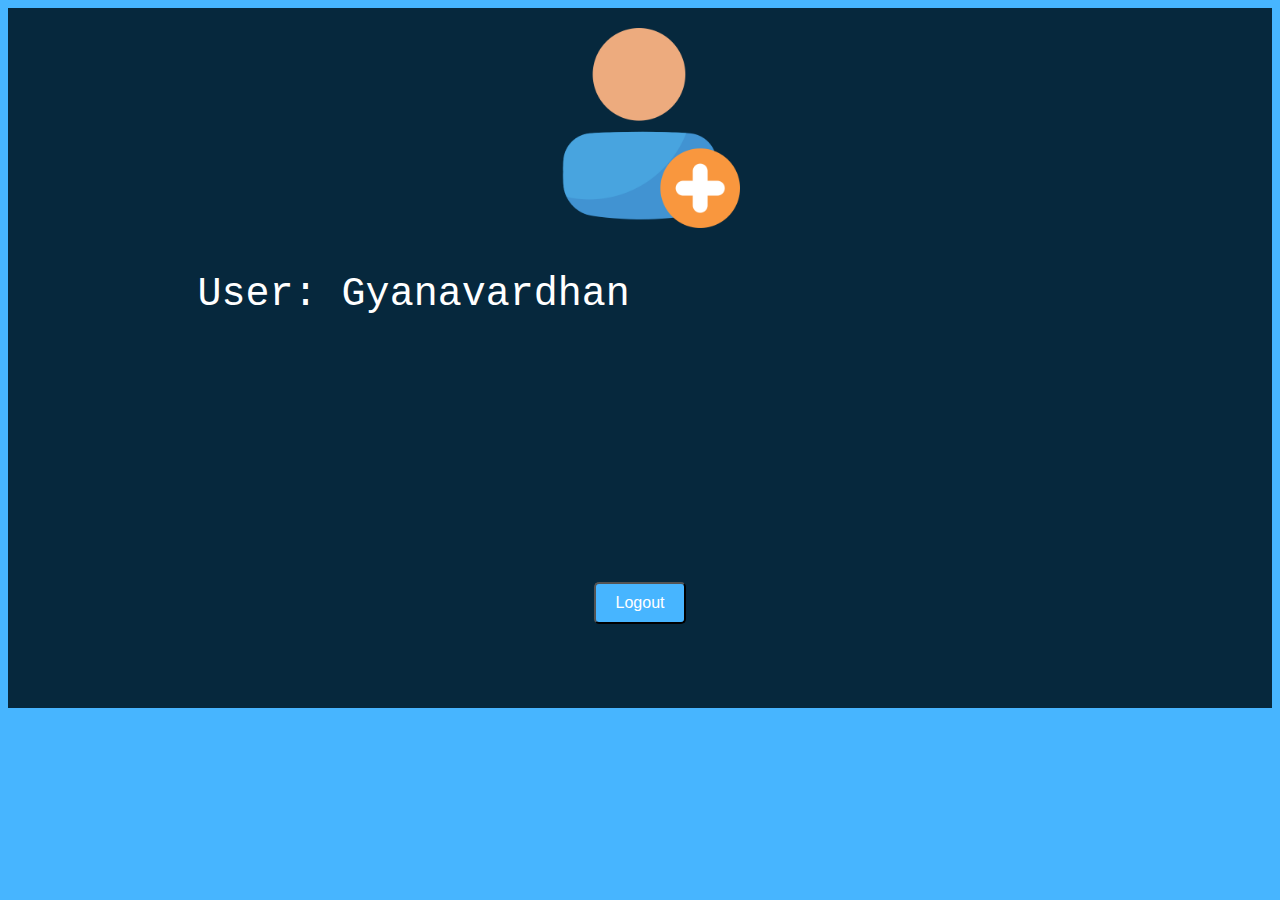
<file: logout.html>
<!DOCTYPE html>
<html lang="en">
<head>
    <meta charset="UTF-8">
    <meta name="viewport" content="width=device-width, initial-scale=1.0">
    <title>iLearn/logout</title>
    <link type='text/css' rel='stylesheet' href='Styles/logout.css'>
</head>
<body>
    <div class="det">
        <div>
            <img src="images/account.png">
        </div>
        <div class="pers">
            <p>User: Gyanavardhan</p>
        </div>
        <a href="index.html"><button class="cartbutton">Logout</button></a>
    </div>
</body>
</html>
</file>
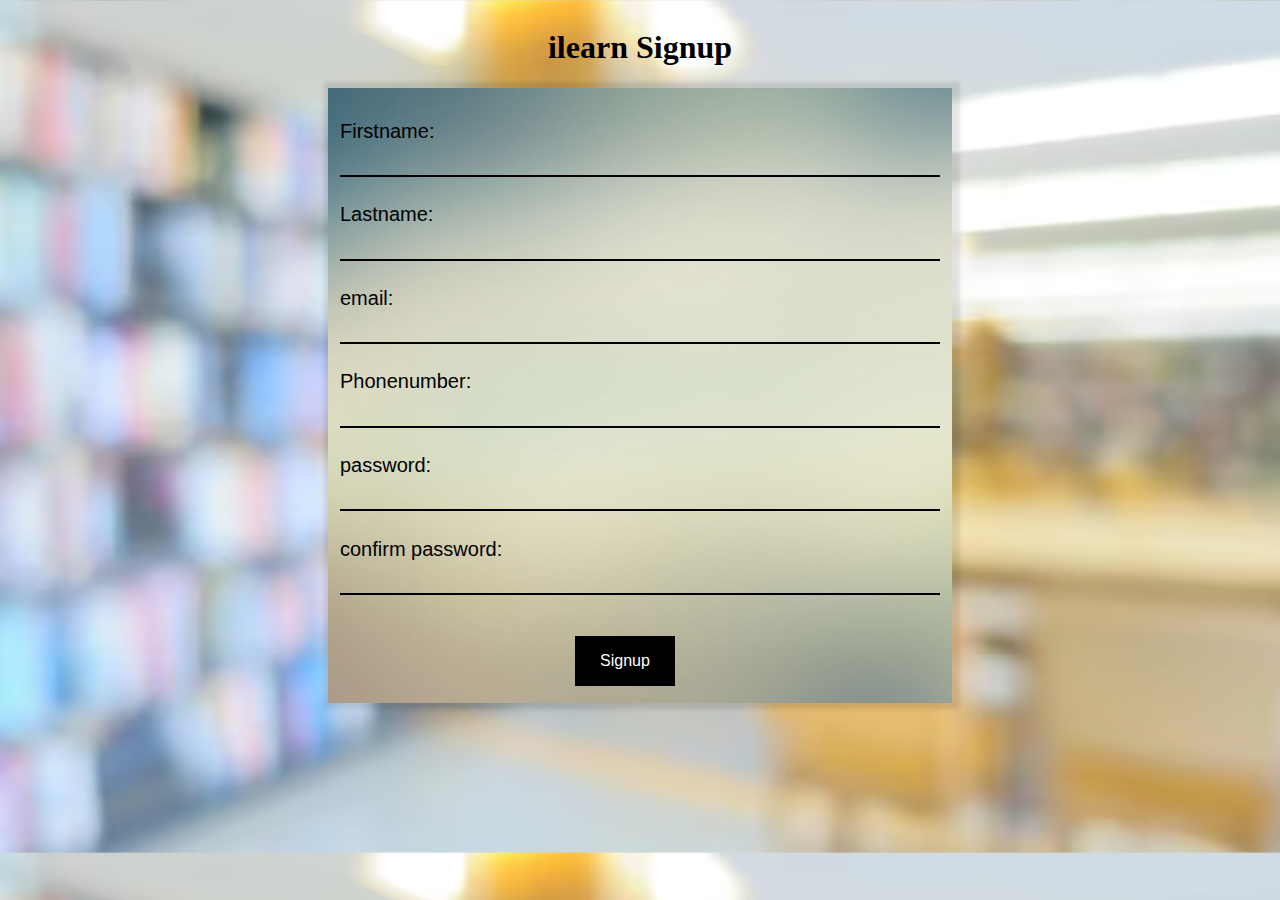
<file: signup.html>
<!DOCTYPE html>
<html lang="en">
<head>
    <meta charset="UTF-8">
    <meta name="viewport" content="width=device-width, initial-scale=1.0">
    <title>iLearn/signup</title>
    <link type="text/css" rel="stylesheet" href="Styles/signup.css">
</head>
<body>
    <div class = "signup">
        <h1>ilearn Signup</h1>
        <form method="post">
            <fieldset class="log">
                <label class="labs">Firstname: </label>
                 <input class="ins" type="text" placeholder="" required />
                 <label class="labs">Lastname: </label>
                 <input class="ins" type="text" placeholder="" required />
                 <label class="labs">email: </label>
                 <input class="ins" type="email" placeholder="" required />
                 <label class="labs">Phonenumber: </label>
                 <input class="ins" type="tel" placeholder="" required />
                <label class="labs">password:</label>
                <input class="ins" placeholder="" type="password" required />
                <label class="labs">confirm password:</label>
                <input class="ins" placeholder="" type="password" required />
                <div class="lasn">
                    <p class="reg">
                        <a  href="index.html" class="sig">Signup</a>
                    </p>
                </div>
            </fieldset>
        </form>
    </div>
    
</body>
</html>
</file>
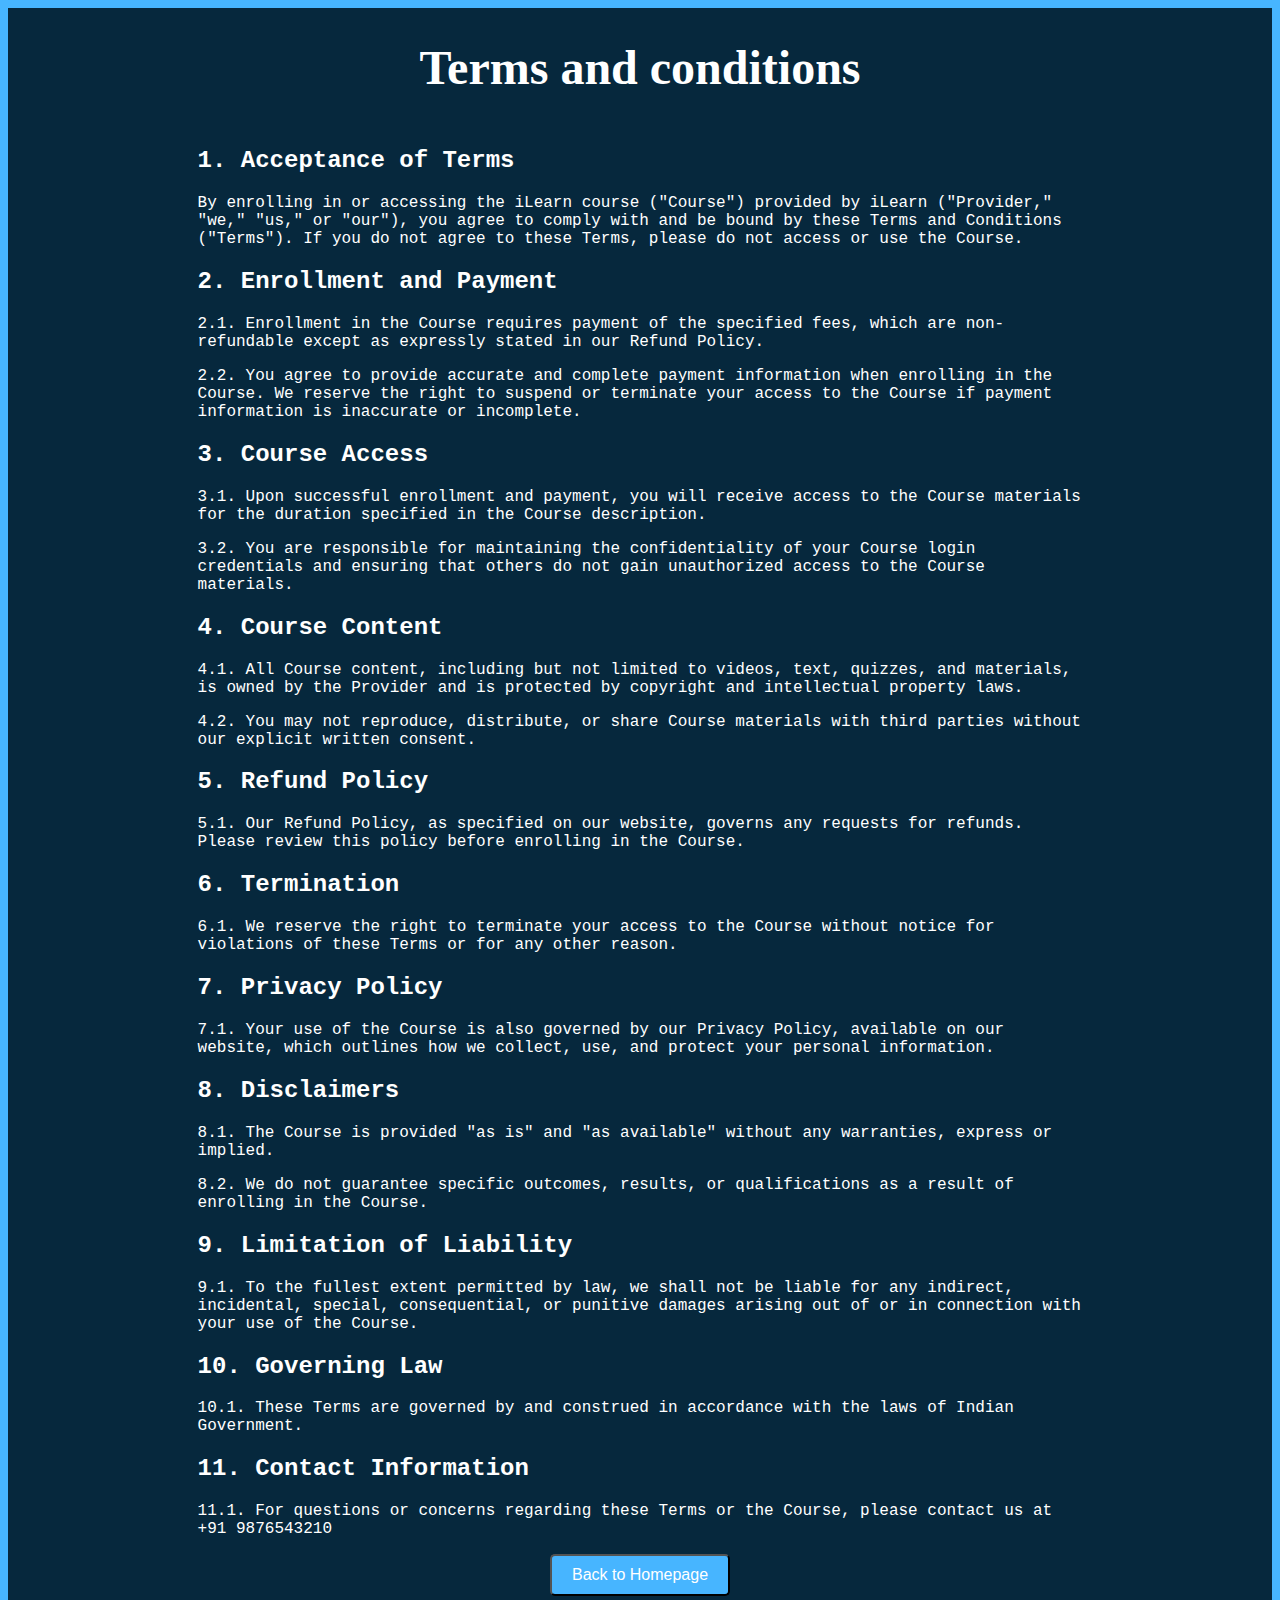
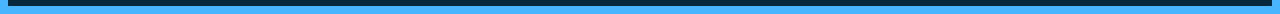
<file: t&c.html>
<!DOCTYPE html>
<html lang="en">
<head>
    <meta charset="UTF-8">
    <meta name="viewport" content="width=device-width, initial-scale=1.0">
    <title>iLearn/Termsandconditions</title>
    <link type="text/css" rel="stylesheet" href="Styles/t&c.css">
</head>
<body>
    <div class="det">
        <div>
            <h1>Terms and conditions</h1>
        </div>
        <div class="pers">
            <h2>1. Acceptance of Terms</h2>

<p>By enrolling in or accessing the iLearn course ("Course") provided by iLearn ("Provider," "we," "us," or "our"), you agree to comply with and be bound by these Terms and Conditions ("Terms"). If you do not agree to these Terms, please do not access or use the Course.</p>

<h2>2. Enrollment and Payment</h2>

<p>2.1. Enrollment in the Course requires payment of the specified fees, which are non-refundable except as expressly stated in our Refund Policy.</p>

<p>2.2. You agree to provide accurate and complete payment information when enrolling in the Course. We reserve the right to suspend or terminate your access to the Course if payment information is inaccurate or incomplete.</p>

<h2>3. Course Access</h2>

<p>3.1. Upon successful enrollment and payment, you will receive access to the Course materials for the duration specified in the Course description.</p>

<p>3.2. You are responsible for maintaining the confidentiality of your Course login credentials and ensuring that others do not gain unauthorized access to the Course materials.</p>

<h2>4. Course Content</h2>

<p>4.1. All Course content, including but not limited to videos, text, quizzes, and materials, is owned by the Provider and is protected by copyright and intellectual property laws.</p>

<p>4.2. You may not reproduce, distribute, or share Course materials with third parties without our explicit written consent.</p>

<h2>5. Refund Policy</h2>

<p>5.1. Our Refund Policy, as specified on our website, governs any requests for refunds. Please review this policy before enrolling in the Course.</p>

<h2>6. Termination</h2>

<p>6.1. We reserve the right to terminate your access to the Course without notice for violations of these Terms or for any other reason.</p>

<h2>7. Privacy Policy</h2>

<p>7.1. Your use of the Course is also governed by our Privacy Policy, available on our website, which outlines how we collect, use, and protect your personal information.</p>

<h2>8. Disclaimers</h2>

<p>8.1. The Course is provided "as is" and "as available" without any warranties, express or implied.</p>

<p>8.2. We do not guarantee specific outcomes, results, or qualifications as a result of enrolling in the Course.</p>

<h2>9. Limitation of Liability</h2>

<p>9.1. To the fullest extent permitted by law, we shall not be liable for any indirect, incidental, special, consequential, or punitive damages arising out of or in connection with your use of the Course.</p>

<h2>10. Governing Law</h2>

<p>10.1. These Terms are governed by and construed in accordance with the laws of Indian Government.</p>

<h2>11. Contact Information</h2>

<p>11.1. For questions or concerns regarding these Terms or the Course, please contact us at +91 9876543210</p>

        </div>
        <a href="index.html"><button class="cartbutton">Back to Homepage</button></a>
    </div>
</body>
</html>
</file>
<file: Styles/homepage.css>
/* background colors */
:root{
    --dark: #06283D;
    --dark1: #1363DF;
    --light: #47B5FF;
    --light1: #DFF6FF;
    --light0: #fff;
    --light00: #FFEECC;
    --light01: white;
}
/* header section ......*/
/*  ........................................................................*/
header{
    background-color: var(--dark);
    height: 80px;
    display: flex;
    width: 100%;
    justify-content: center;
    margin-top: -8px;
    margin-left: -8px;
    margin-right: -8px;
    padding: 20px;
    position: fixed;
    z-index: 50;
}
.head{
    color: var(--light1);
    font-size: 300%;
    font-style: oblique;
    justify-content: baseline;
    margin-top: 15px;
}
.headlogo{
    height: 80px;
    width: 80px;
}
.accountlogo{
    height: 50px;
    width: 50px;
    margin-left: -50px;
    margin-top: -15px;
}
.rightimg{
    height: 50px;
    width: 50px;
    position: absolute;
    margin-left: 95%;
    margin-top: 2%;
}
/*  ........................................................................*/
/* header section end */
body{
    background-image: url(images/testba.jpg);
    background-size: cover;
    display : flex;
    flex-direction: column;
}
.body{
    margin-left: -8px;
    margin-right: -8px;
    height: 600px;
    flex-direction: column;
    background-repeat: no-repeat;
    display: grid;
}

.record{
    background-color: var(--dark);
    display: flex;
    justify-content: center;
    align-items: center;
    margin-top: 10%;
    width: 50%;
    height: 100px;
    margin-left: 25%;
    color: var(--light1);
    border-radius: 25px;
    font-size: 20px;
    font-weight: bold;
    font-style: italic;
}

.searchbar{
    display: flex;
    width: 48%;
    height: 55px;
    margin-left: auto;
    margin-right: auto;
    margin-top: 40px;
    background-color: var(--light1);
    border-radius: 5px;    
    border: var(--dark1) 4px solid;
}
.searchcourses{
    display: flex;
    justify-content: flex-end;
    align-items: center;
    margin-right: 0%;
    text-decoration: none;
    background-color: var(--light1);
}
#search{
    flex: 1;
    border: none;
    padding: 10px;
    font-size: 16px;
}

#search-button, #signup, #login{
    background-color: var(--dark);
    color: var(--light1);
    border: none;
    padding: 10px 20px;
    margin: 5px 5px;
    cursor: pointer;
    border-radius: 5px;
    height: 35px;
}
#signup, #login{
   height: 40px;
   width: 100px;
}

.signupin{
    display: flex;
    width: 48%;
    margin-left: auto;
    margin-right: auto;
    margin-top: 1%;
    justify-content: space-evenly;
}
/*-------------slidebar section----------*/
#sidebarMenu {
    height: 100%;
    position: fixed;
    left: 0;
    width: 250px;
    margin-top: 100px;
    transform: translateX(-250px);
    transition: transform 250ms ease-in-out;
    background: linear-gradient(180deg, var(--dark) 0%, var(--light) 100%);
}
.sidebarMenuInner{
    margin:0;
    padding:0;
    border-top: 1px solid rgba(255, 255, 255, 0.10);
}
.sidebarMenuInner li{
    list-style: none;
    color: var(--light0);
    text-transform: uppercase;
    font-weight: bold;
    padding: 20px;
    cursor: pointer;
    border-bottom: 1px solid rgba(255, 255, 255, 0.10);
}
.sidebarMenuInner li span{
    display: block;
    font-size: 14px;
    color: rgba(255, 255, 255, 0.50);
}
.sidebarMenuInner li a{
    color: var(--light0);
    text-transform: uppercase;
    font-weight: bold;
    cursor: pointer;
    text-decoration: none;
}
input[type="checkbox"]:checked ~ #sidebarMenu {
    transform: translateX(0);
}

input[type=checkbox] {
    transition: all 0.3s;
    box-sizing: border-box;
    display: none;
}
.sidebarIconToggle {
    box-sizing: border-box;
    cursor: pointer;
    position:absolute;
    z-index: 99;
    top: 60px;
    left: 15px;
    height: 22px;
    width: 22px;
}
.spinner {
    transition: all 0.3s;
    box-sizing: border-box;
    position: absolute;
    height: 3px;
    width: 100%;
    background-color: var(--light0);
}
.horizontal {
    transition: all 0.3s;
    box-sizing: border-box;
    position: relative;
    float: left;
    margin-top: 3px;
}
.diagonal.part-1{
    position: relative;
    transition: all 0.3s;
    box-sizing: border-box;
    float: left;
}
.diagonal.part-2 {
    transition: all 0.3s;
    box-sizing: border-box;
    position: relative;
    float: left;
    margin-top: 3px;
}
.a:hover{
    background-color: var(--light00);
    
}
input[type=checkbox]:checked ~ .sidebarIconToggle > .horizontal {
    transition: all 0.3s;
    box-sizing: border-box;
    opacity: 0;
}
input[type=checkbox]:checked ~ .sidebarIconToggle > .diagonal.part-1 {
    transition: all 0.3s;
    box-sizing: border-box;
    transform: rotate(135deg);
    margin-top: 8px;
}
input[type=checkbox]:checked ~ .sidebarIconToggle > .diagonal.part-2 {
    transition: all 0.3s;
    box-sizing: border-box;
    transform: rotate(-135deg);
    margin-top: -9px;
}
/*-------------slidebar section end----------*/
/*--------------Button and hovers section----------------------*/
.elab button{
    padding: 0;
    background: none;
    border: none;
    cursor: pointer;
}
.cc{
    display: flex;
    justify-content: center;
    margin-top: -3%;
}
#viewall{
    background-color: var(--dark);
    color: var(--light0);
    padding: 10px 20px; 
    border-radius: 5px; 
    font-size: 16px; 
    transition: background-color 0.3s ease; 
    margin-bottom: 10px;
}
#viewall:hover{
    background-color: var(--light);
}
/*-----------------Buttons snd hover section end---------------------------*/
.desc{
    display: flex;
    flex-direction: row;
    justify-content: space-evenly;
    margin-top: 5%;
    margin-left: 5%;
    margin-right: 5%;
    background-color: var(--dark);
    color: var(--light1);
    border-radius: 25px;
    font-size: 150%;
    font-weight: bold;
    font-style: italic;
}
.qualbox{
    display: flex;
    flex-direction: row;
    justify-content: space-evenly;
    margin-top: 3%;
    margin-bottom: 5%;
}
.qual{
    display: flex;
    flex-direction: column;
    justify-content: center;
    align-items: center;
    font-style: oblique;
    width: 400px;
    height: 300px;
    margin: 20px;
    overflow: hidden;
    border-radius: 10px;
    box-shadow: 0 5px 15px rgba(0,0,0,0.2);
    color: white;
    background-color: var(--dark);
    text-align: center;
    transition: transform 0.3s ease-in-out, box-shadow 0.3s ease-in-out;

}
.qual img{
    height: 100px;
    width: 100px;
    margin-left: 1%;
    margin-top: 1%;
}
.qual:hover{
    transform: scale(1.05); /* Increase card size on hover */
    box-shadow: 0 10px 20px rgba(0, 0, 0, 0.2);
}

/*-----------------Testimonal section end---------------------------*/
/*-----------------footer section-----------------------------*/
.footer{
    background-color: var(--dark);
    display : flex;
    flex-direction: row;
    justify-content: space-around;
    margin-left: -8px;
    margin-right: -8px;
    width: auto;
    margin-bottom: -8px;
    color: var(--light01);
    margin-top: 145%;

}
.footer2 a,img{
    height: 35px;
    width: 35px;
    margin-top: -5px;
    margin-left: 5px;
    cursor: pointer;
}
.footer a{
    text-decoration: none;
    color: var(--light01);
    font-size: 20px;
    font-weight: 500;
    font-family: 'Segoe UI', Tahoma, Geneva, Verdana, sans-serif;
}
.footer h2{
    font-size: 30px;
    font-weight: 500;
    font-family: 'Segoe UI', Tahoma, Geneva, Verdana, sans-serif;
}
/*-----------------footer section end-----------------------------*/
</file>
<file: Styles/accountdetails.css>
:root{
    --dark: #06283D;
    --dark1: #1363DF;
    --light: #47B5FF;
    --light1: #DFF6FF;
    --light0: #fff;
    --light01: white;
    --dang: red;
}
/*---------------------------body section-------------------------*/
body{
    background-color: var(--light);
    display: flex;
    justify-content: center;
    align-items: center;
}
.det{
    width: 100%;
    background-color: var(--dark);
    color: var(--light01);
    display: flex;
    flex-direction: column;
    text-align: center;
    align-items: center;
}
.det h1{
    font-size: 300%;
    font-family:Georgia, 'Times New Roman', Times, serif
}
.pers{
    width: 70%;
    height: 50%;
    text-align: start;
    font-size: 250%;
    font-family: 'Courier New', Courier, monospace;
}
/*---------------------------body section end-------------------------*/
/*---------------------------button section-------------------------*/
.cartbutton {
    background-color: var(--light);
    color: var(--light0);
    padding: 10px 20px; 
    border-radius: 5px; 
    font-size: 16px; 
    transition: background-color 0.3s ease; 
    margin-bottom: 10px;
}
.cartbutton:hover {
    background-color: var(--dang);
    cursor: pointer;
}
/*---------------------------button section end-------------------------*/
</file>
<file: Styles/cart.css>
/* background colors */
:root{
    --dark: #06283D;
    --dark1: #1363DF;
    --light: #47B5FF;
    --light1: #DFF6FF;
    --light0: #fff;
    --light00: #FFEECC;
    --light01: white;
    --dang: red;
}
/* header section ......*/
body{
    background-image: url(images/back5.png);
    background-repeat: no-repeat;
    background-size: cover;
}
/* header section ......*/
/*  ........................................................................*/
header{
    background-color: var(--dark);
    height: 80px;
    display: flex;
    width: 100%;
    justify-content: center;
    margin-top: -100px;
    margin-left: -8px;
    margin-right: -8px;
    padding: 20px;
    position: fixed;
    z-index: 50;
}
.head{
    color: var(--light1);
    font-size: 300%;
    font-style: oblique;
    justify-content: baseline;
    position: relative;
    margin-top: 17px;
}
.headlogo{
    height: 80px;
    width: 80px;
    margin-left: -50px;
    
}
.accountlogo{
    height: 50px;
    width: 50px;
    margin-left: -50px;
}
.rightimg{
    height: 50px;
    width: 50px;
    position: absolute;
    margin-left: 95%;
    margin-top: 2%;
}
/*  ........................................................................*/
/* header section end */
/*-------------slidebar----------*/
#sidebarMenu {
    height: 100%;
    position: fixed;
    left: 0;
    width: 250px;
    margin-top: 100px;
    transform: translateX(-250px);
    transition: transform 250ms ease-in-out;
    background: linear-gradient(180deg, var(--dark) 0%, var(--light) 100%);
    z-index: 10;
}
.sidebarMenuInner{
    margin:0;
    padding:0;
    border-top: 1px solid rgba(255, 255, 255, 0.10);
    position: relative;
    
}
.sidebarMenuInner li{
    list-style: none;
    color: #fff;
    text-transform: uppercase;
    font-weight: bold;
    padding: 20px;
    cursor: pointer;
    border-bottom: 1px solid rgba(255, 255, 255, 0.10);
}
.sidebarMenuInner li span{
    display: block;
    font-size: 14px;
    color: rgba(255, 255, 255, 0.50);
}
.sidebarMenuInner li a{
    color: var(--light0);
    text-transform: uppercase;
    font-weight: bold;
    cursor: pointer;
    text-decoration: none;
}
input[type="checkbox"]:checked ~ #sidebarMenu {
    transform: translateX(0);
}
input[type=checkbox] {
    transition: all 0.3s;
    box-sizing: border-box;
    display: none;
}
.sidebarIconToggle {
    box-sizing: border-box;
    cursor: pointer;
    position:absolute;
    z-index: 99;
    top: 60px;
    left: 15px;
    height: 22px;
    width: 22px;
}
.spinner {
    transition: all 0.3s;
    box-sizing: border-box;
    position: absolute;
    height: 3px;
    width: 100%;
    background-color: var(--light0);
}
.horizontal {
    transition: all 0.3s;
    box-sizing: border-box;
    position: relative;
    float: left;
    margin-top: 3px;
}
.diagonal.part-1{
    position: relative;
    transition: all 0.3s;
    box-sizing: border-box;
    float: left;
}
.diagonal.part-2 {
    transition: all 0.3s;
    box-sizing: border-box;
    position: relative;
    float: left;
    margin-top: 3px;
}
.a:hover{
    background-color: var(--light00);
    
}
input[type=checkbox]:checked ~ .sidebarIconToggle > .horizontal {
    transition: all 0.3s;
    box-sizing: border-box;
    opacity: 0;
}
input[type=checkbox]:checked ~ .sidebarIconToggle > .diagonal.part-1 {
    transition: all 0.3s;
    box-sizing: border-box;
    transform: rotate(135deg);
    margin-top: 8px;
}
input[type=checkbox]:checked ~ .sidebarIconToggle > .diagonal.part-2 {
    transition: all 0.3s;
    box-sizing: border-box;
    transform: rotate(-135deg);
    margin-top: -9px;
}
/*  ........................................................................*/
/*-------------slidebar end----------*/
/*  .................Heading section.......................................................*/
.heading{
    margin-left: -8px;
    margin-right: -8px;
    margin-bottom: 50px;
    margin-top: 100px;
    display: flex;
    justify-content: center;
    align-items: center;
    font-size: 150%;
    font-style: oblique;
    background-color: var(--light);
    color: var(--dark);
}
/*  .....................Heading section end...................................................*/
/*  .......................cartitems section .................................................*/
.cartitems{
    display: flex;
    justify-content: center;
    align-items: center;
    margin-left: 10%;
    margin-right: 10%;
    margin-bottom: 50px;
    flex-wrap: wrap;
}
.cart{
    display: flex;
    flex-direction: column;
    justify-content: center;
    align-items: center;
    font-style: oblique;
    width: 300px;
    height: 300px;
    margin: 20px;
    position: relative;
    overflow: hidden;
    border-radius: 10px;
    box-shadow: 0 5px 15px rgba(0,0,0,0.2);
    color: var(--dark);
    background-color: var(--light0);
    transition: transform 0.3s ease-in-out, box-shadow 0.3s ease-in-out;
}
.cart img{
    height: 100px;
    width: 100px;
    margin-left: 1%;
    margin-top: 15%;
}
.cart p{
    margin-top: -5px;
    margin-left: 10px;
    margin-right: 10px;
    font-size: 100%;
}
.cart:hover{
    transform: scale(1.05); /* Increase card size on hover */
    box-shadow: 0 10px 20px rgba(0, 0, 0, 0.2);
}
/*  ...................cart items section end.....................................................*/
/*  ...................button and hover section...............................................................*/
button {
    padding: 0;
    background: none;
    border: none;
    cursor: pointer;
}

.cartbutton {
    background-color: var(--light);
    color: var(--light0);
    padding: 10px 20px; 
    border-radius: 5px; 
    font-size: 16px; 
    transition: background-color 0.3s ease; 
    margin-bottom: 10px;
}
.cartbutton:hover {
    background-color: var(--dang);
}
/*  .........................button and hover section end...............................................*/
/*  ....................footer section....................................................*/
.footer{
    background-color: var(--dark);
    display : flex;
    flex-direction: row;
    justify-content: space-around;
    margin-left: -8px;
    margin-right: -8px;
    margin-bottom: -8px;
    color: var(--light01);

}
.footer2 a,img{
    height: 35px;
    width: 35px;
    margin-top: -5px;
    margin-left: 5px;
    cursor: pointer;
}
.footer a{
    text-decoration: none;
    color: var(--light01);
    font-size: 20px;
    font-weight: 500;
    font-family: 'Segoe UI', Tahoma, Geneva, Verdana, sans-serif;
}
.footer h2{
    font-size: 30px;
    font-weight: 500;
    font-family: 'Segoe UI', Tahoma, Geneva, Verdana, sans-serif;
}
/*  ......................footer section end..................................................*/
</file>
<file: Styles/categories.css>
/* background colors */
:root{
    --dark: #06283D;
    --dark1: #1363DF;
    --light: #47B5FF;
    --light1: #DFF6FF;
    --light0: #fff;
    --light00: #FFEECC;
    --light01: white;
}
/* header section ......*/
body{
    background-image: url(images/back5.png);
    background-repeat: no-repeat;
    background-size: cover;
}
/* header section ......*/
/*  ........................................................................*/
header{
    background-color: var(--dark);
    height: 80px;
    display: flex;
    width: 100%;
    justify-content: center;
    margin-top: -100px;
    margin-left: -8px;
    margin-right: -8px;
    padding: 20px;
    position: fixed;
    z-index: 50;
}
.head{
    color: var(--light1);
    font-size: 300%;
    font-style: oblique;
    justify-content: baseline;
    position: relative;
    margin-top: 17px;
}
.headlogo{
    height: 80px;
    width: 80px;
    margin-left: -50px;
    
}
.accountlogo{
    height: 50px;
    width: 50px;
    margin-left: -50px;
}
.rightimg{
    height: 50px;
    width: 50px;
    position: absolute;
    margin-left: 95%;
    margin-top: 2%;
}
/*  ........................................................................*/
/* header section end */
/*---------------------slidebar section ----------*/
#sidebarMenu {
    height: 100%;
    position: fixed;
    left: 0;
    width: 250px;
    margin-top: 100px;
    transform: translateX(-250px);
    transition: transform 250ms ease-in-out;
    background: linear-gradient(180deg, var(--dark) 0%, var(--light) 100%);
    z-index: 10;
}
.sidebarMenuInner{
    margin:0;
    padding:0;
    border-top: 1px solid rgba(255, 255, 255, 0.10);
    position: relative;
    
}
.sidebarMenuInner li{
    list-style: none;
    color: #fff;
    text-transform: uppercase;
    font-weight: bold;
    padding: 20px;
    cursor: pointer;
    border-bottom: 1px solid rgba(255, 255, 255, 0.10);
}
.sidebarMenuInner li span{
    display: block;
    font-size: 14px;
    color: rgba(255, 255, 255, 0.50);
}
.sidebarMenuInner li a{
    color: #fff;
    text-transform: uppercase;
    font-weight: bold;
    cursor: pointer;
    text-decoration: none;
}
input[type="checkbox"]:checked ~ #sidebarMenu {
    transform: translateX(0);
}
input[type=checkbox] {
    transition: all 0.3s;
    box-sizing: border-box;
    display: none;
}
.sidebarIconToggle {
    box-sizing: border-box;
    cursor: pointer;
    position:absolute;
    z-index: 99;
    top: 60px;
    left: 15px;
    height: 22px;
    width: 22px;
}
.spinner {
    transition: all 0.3s;
    box-sizing: border-box;
    position: absolute;
    height: 3px;
    width: 100%;
    background-color: var(--light0);
}
.horizontal {
    transition: all 0.3s;
    box-sizing: border-box;
    position: relative;
    float: left;
    margin-top: 3px;
}
.diagonal.part-1{
    position: relative;
    transition: all 0.3s;
    box-sizing: border-box;
    float: left;
}
.diagonal.part-2 {
    transition: all 0.3s;
    box-sizing: border-box;
    position: relative;
    float: left;
    margin-top: 3px;
}
.a:hover{
    background-color: var(--light00);
    
}
input[type=checkbox]:checked ~ .sidebarIconToggle > .horizontal {
    transition: all 0.3s;
    box-sizing: border-box;
    opacity: 0;
}
input[type=checkbox]:checked ~ .sidebarIconToggle > .diagonal.part-1 {
    transition: all 0.3s;
    box-sizing: border-box;
    transform: rotate(135deg);
    margin-top: 8px;
}
input[type=checkbox]:checked ~ .sidebarIconToggle > .diagonal.part-2 {
    transition: all 0.3s;
    box-sizing: border-box;
    transform: rotate(-135deg);
    margin-top: -9px;
}
/*  ........................................................................*/
/*-------------slidebar end----------*/
.heading{
    margin-left: -8px;
    margin-right: -8px;
    margin-bottom: 50px;
    margin-top: 100px;
    display: flex;
    justify-content: center;
    align-items: center;
    font-size: 150%;
    font-style: oblique;
    background-color: var(--light);
    color: var(--dark);
}
/*  .......................categories section .................................................*/
.catbox{
    display: flex;
    justify-content: center;
    align-items: center;
    margin-left: 10%;
    margin-right: 10%;
    margin-bottom: 50px;
    flex-wrap: wrap;
}
.cats{
    width: 300px;
    height: 300px;
    margin: 20px;
    position: relative;
    overflow: hidden;
    border-radius: 10px;
    box-shadow: 0 5px 15px rgba(0,0,0,0.2);
    display: flex;
    flex-direction: column;
    background-color: var(--light0);
    transition: transform 0.3s ease-in-out, box-shadow 0.3s ease-in-out;
}
.cats img{
    width: 100px;
    height: 100px;
    margin-left: 35%;
    margin-top: 25%;
}
.cats h2{
    text-align: center;
    margin-top: 10%;
    margin-bottom: 10%;
    color: var(--dark);
}
.cats:hover{
    transform: scale(1.05); /* Increase card size on hover */
    box-shadow: 0 10px 20px rgba(0, 0, 0, 0.2);
}

/*  ....................categories section end....................................................*/
/*  ...........................footer section.............................................*/
.footer{
    background-color: var(--dark);
    display : flex;
    flex-direction: row;
    justify-content: space-around;
    margin-left: -8px;
    margin-right: -8px;
    margin-bottom: -8px;
    color: var(--light01);

}
.footer2 a,img{
    height: 35px;
    width: 35px;
    margin-top: -5px;
    margin-left: 5px;
    cursor: pointer;
}
.footer a{
    text-decoration: none;
    color: var(--light01);
    font-size: 20px;
    font-weight: 500;
    font-family: 'Segoe UI', Tahoma, Geneva, Verdana, sans-serif;
}
.footer h2{
    font-size: 30px;
    font-weight: 500;
    font-family: 'Segoe UI', Tahoma, Geneva, Verdana, sans-serif;
}
/* --------------------------footer section end----------------------------------------*/
</file>
<file: Styles/certificates.css>
/* background colors */
:root{
    --dark: #06283D;
    --dark1: #1363DF;
    --light: #47B5FF;
    --light1: #DFF6FF;
    --light0: #fff;
    --light00: #FFEECC;
    --light01: white;
}
/* header section ......*/
body{
    background-image: url(images/back5.png);
    background-repeat: no-repeat;
    background-size: cover;
}
/* header section ......*/
/*  ........................................................................*/
header{
    background-color: var(--dark);
    height: 80px;
    display: flex;
    width: 100%;
    justify-content: center;
    margin-top: -100px;
    margin-left: -8px;
    margin-right: -8px;
    padding: 20px;
    position: fixed;
    z-index: 50;
}
.head{
    color: var(--light1);
    font-size: 300%;
    font-style: oblique;
    justify-content: baseline;
    position: relative;
    margin-top: 17px;
}
.headlogo{
    height: 80px;
    width: 80px;
    margin-left: -50px;
    
}
.accountlogo{
    height: 50px;
    width: 50px;
    margin-left: -50px;
}
.rightimg{
    height: 50px;
    width: 50px;
    position: absolute;
    margin-left: 95%;
    margin-top: 2%;
}
/*  ........................................................................*/
/* header section end */
/*-------------slidebar----------*/
#sidebarMenu {
    height: 100%;
    position: fixed;
    left: 0;
    width: 250px;
    margin-top: 100px;
    transform: translateX(-250px);
    transition: transform 250ms ease-in-out;
    background: linear-gradient(180deg, var(--dark) 0%, var(--light) 100%);
    z-index: 10;
}
.sidebarMenuInner{
    margin:0;
    padding:0;
    border-top: 1px solid rgba(255, 255, 255, 0.10);
    position: relative;
    
}
.sidebarMenuInner li{
    list-style: none;
    color: #fff;
    text-transform: uppercase;
    font-weight: bold;
    padding: 20px;
    cursor: pointer;
    border-bottom: 1px solid rgba(255, 255, 255, 0.10);
}
.sidebarMenuInner li span{
    display: block;
    font-size: 14px;
    color: rgba(255, 255, 255, 0.50);
}
.sidebarMenuInner li a{
    color: var(--light0);
    text-transform: uppercase;
    font-weight: bold;
    cursor: pointer;
    text-decoration: none;
}
input[type="checkbox"]:checked ~ #sidebarMenu {
    transform: translateX(0);
}
input[type=checkbox] {
    transition: all 0.3s;
    box-sizing: border-box;
    display: none;
}
.sidebarIconToggle {
    box-sizing: border-box;
    cursor: pointer;
    position:absolute;
    z-index: 99;
    top: 60px;
    left: 15px;
    height: 22px;
    width: 22px;
}
.spinner {
    transition: all 0.3s;
    box-sizing: border-box;
    position: absolute;
    height: 3px;
    width: 100%;
    background-color: var(--light0);
}
.horizontal {
    transition: all 0.3s;
    box-sizing: border-box;
    position: relative;
    float: left;
    margin-top: 3px;
}
.diagonal.part-1{
    position: relative;
    transition: all 0.3s;
    box-sizing: border-box;
    float: left;
}
.diagonal.part-2 {
    transition: all 0.3s;
    box-sizing: border-box;
    position: relative;
    float: left;
    margin-top: 3px;
}
.a:hover{
    background-color: var(--light00);
    
}
input[type=checkbox]:checked ~ .sidebarIconToggle > .horizontal {
    transition: all 0.3s;
    box-sizing: border-box;
    opacity: 0;
}
input[type=checkbox]:checked ~ .sidebarIconToggle > .diagonal.part-1 {
    transition: all 0.3s;
    box-sizing: border-box;
    transform: rotate(135deg);
    margin-top: 8px;
}
input[type=checkbox]:checked ~ .sidebarIconToggle > .diagonal.part-2 {
    transition: all 0.3s;
    box-sizing: border-box;
    transform: rotate(-135deg);
    margin-top: -9px;
}
/*  ........................................................................*/
/*-------------slidebar end----------*/
/*  .................Heading section.......................................................*/
.heading{
    margin-left: -8px;
    margin-right: -8px;
    margin-bottom: 50px;
    margin-top: 100px;
    display: flex;
    justify-content: center;
    align-items: center;
    font-size: 150%;
    font-style: oblique;
    background-color: var(--light);
    color: var(--dark);
}
/*  .................Heading section end.......................................................*/
.listofcertificates{
    display: flex;
    justify-content: center;
    align-items: center;
    margin-left: 10%;
    margin-right: 10%;
    margin-bottom: 50px;
    flex-wrap: wrap;

}
/*  ......................certificates section..................................................*/
.certificate{
    display: flex;
    flex-direction: column;
    justify-content: center;
    align-items: center;
    font-style: oblique;
    width: 300px;
    height: 300px;
    margin: 20px;
    position: relative;
    overflow: hidden;
    border-radius: 10px;
    box-shadow: 0 5px 15px rgba(0,0,0,0.2);
    color: var(--dark);
    background-color: var(--light0);
    transition: transform 0.3s ease-in-out, box-shadow 0.3s ease-in-out;
}
.certificate img{
    height: 100px;
    width: 100px;
    margin-left: 1%;
    margin-top: 15%;
}
.certificate p{
    margin-top: -5px;
    margin-left: 10px;
    margin-right: 10px;
    font-size: 100%;
}
.certificate:hover{
    transform: scale(1.05); /* Increase card size on hover */
    box-shadow: 0 10px 20px rgba(0, 0, 0, 0.2);
}

/*  ......................certificates section end..................................................*/
/* .......................Button's section................................................*/
button {
    padding: 0;
    background: none;
    border: none;
    cursor: pointer;
}

.certificatebutton {
    background-color: var(--light);
    color: var(--light0);
    padding: 10px 20px; 
    border-radius: 5px; 
    font-size: 16px; 
    transition: background-color 0.3s ease; 
    margin-bottom: 10px;
}
.certificatebutton:hover {
    background-color: var(--dark);
}
/*  ...................Button's section end.....................................................*/
/*  ...................footer section.....................................................*/
.footer{
    background-color: var(--dark);
    display : flex;
    flex-direction: row;
    justify-content: space-around;
    margin-left: -8px;
    margin-right: -8px;
    margin-bottom: -8px;
    color: var(--light01);

}
.footer2 a,img{
    height: 35px;
    width: 35px;
    margin-top: -5px;
    margin-left: 5px;
    cursor: pointer;
}
.footer a{
    text-decoration: none;
    color: var(--light01);
    font-size: 20px;
    font-weight: 500;
    font-family: 'Segoe UI', Tahoma, Geneva, Verdana, sans-serif;
}
.footer h2{
    font-size: 30px;
    font-weight: 500;
    font-family: 'Segoe UI', Tahoma, Geneva, Verdana, sans-serif;
}
/*  ...................footer section end.....................................................*/
</file>
<file: Styles/cookiepolicy.css>
:root{
    --dark: #06283D;
    --dark1: #1363DF;
    --light: #47B5FF;
    --light1: #DFF6FF;
    --light0: #fff;
    --light01: white;
    --dang: red;
}
/*----------------------------body section-------------------------*/
body{
    background-color: var(--light);
    display: flex;
    justify-content: center;
    align-items: center;
}
.det{
    width: 100%;
    background-color: var(--dark);
    color: var(--light01);
    display: flex;
    flex-direction: column;
    text-align: center;
    align-items: center;
}
.det h1{
    font-size: 300%;
    font-family:Georgia, 'Times New Roman', Times, serif
}
.pers{
    width: 70%;
    height: 50%;
    text-align: start;
    font-size: 100%;
    font-family: 'Courier New', Courier, monospace;
}
/*----------------------------body section end-------------------------*/
/*----------------------------button section-------------------------*/
.cartbutton {
    background-color: var(--light);
    color: var(--light0);
    padding: 10px 20px; 
    border-radius: 5px; 
    font-size: 16px; 
    transition: background-color 0.3s ease; 
    margin-bottom: 10px;
}
.cartbutton:hover {
    background-color: var(--dang);
    cursor: pointer;
}
/*----------------------------button section end-------------------------*/
</file>
<file: homepage.css>
/* background colors */
:root{
    --dark: #06283D;
    --dark1: #1363DF;
    --light: #47B5FF;
    --light1: #DFF6FF;
}
/* header section ......*/
/*  ........................................................................*/
header{
    background-color: var(--dark);
    display: flex;
    justify-content: center;
    margin-top: -8px;
    margin-left: -8px;
    margin-right: -8px;
    padding: 20px;
    height: 60px;
}
.head{
    color: var(--light1);
    font-size: 300%;
    font-style: oblique;
    justify-content: baseline;
}
.headlogo{
    height: 80px;
    width: 80px;
}
.accountlogo{
    height: 50px;
    width: 50px;
}
.rightimg{
    height: 50px;
    width: 50px;
    position: absolute;
    margin-left: 95%;
    margin-top: 2%;
}
/*  ........................................................................*/
/* header section end */
.body{
    background-color: var(--light);
    margin-left: -8px;
    margin-right: -8px;
    height: 600px;
    flex-direction: column;
    background-repeat: no-repeat;
    display: grid;
}

.record{
    background-color: var(--dark);
    display: flex;
    justify-content: center;
    align-items: center;
    margin-top: 8%;
    width: 50%;
    height: 100px;
    margin-left: 25%;
    color: var(--light1);
    border-radius: 25px;
    font-size: 20px;
    font-weight: bold;
    font-style: italic;
}

.searchbar{
    display: flex;
    width: 48%;
    height: 55px;
    margin-left: auto;
    margin-right: auto;
    margin-top: 40px;
    background-color: var(--light1);
    border-radius: 5px;    
    border: var(--dark1) 4px solid;
}
.searchcourses{
    display: flex;
    justify-content: flex-end;
    align-items: center;
    margin-right: 0%;
    text-decoration: none;
    background-color: var(--light1);
}
#search{
    flex: 1;
    border: none;
    padding: 10px;
    font-size: 16px;
}

#search-button, #signup, #login{
    background-color: var(--dark);
    color: var(--light1);
    border: none;
    padding: 10px 20px;
    margin: 5px 5px;
    cursor: pointer;
    border-radius: 5px;
    height: 35px;
}
#signup, #login{
   height: 40px;
   width: 100px;
}

.signupin{
    display: flex;
    width: 48%;
    margin-left: auto;
    margin-right: auto;
    margin-top: 1%;
    justify-content: space-evenly;
}
/*-------------slidebar----------*/
#sidebarMenu {
    height: 100%;
    position: fixed;
    left: 0;
    width: 250px;
    margin-top: 60px;
    transform: translateX(-250px);
    transition: transform 250ms ease-in-out;
    background: linear-gradient(180deg, var(--dark) 0%, var(--light) 100%);
}
.sidebarMenuInner{
    margin:0;
    padding:0;
    border-top: 1px solid rgba(255, 255, 255, 0.10);
}
.sidebarMenuInner li{
    list-style: none;
    color: #fff;
    text-transform: uppercase;
    font-weight: bold;
    padding: 20px;
    cursor: pointer;
    border-bottom: 1px solid rgba(255, 255, 255, 0.10);
}
.sidebarMenuInner li span{
    display: block;
    font-size: 14px;
    color: rgba(255, 255, 255, 0.50);
}
.sidebarMenuInner li a{
    color: #fff;
    text-transform: uppercase;
    font-weight: bold;
    cursor: pointer;
    text-decoration: none;
}
input[type="checkbox"]:checked ~ #sidebarMenu {
    transform: translateX(0);
}

input[type=checkbox] {
    transition: all 0.3s;
    box-sizing: border-box;
    display: none;
}
.sidebarIconToggle {
    box-sizing: border-box;
    cursor: pointer;
    position:absolute;
    z-index: 99;
    top: 60px;
    left: 15px;
    height: 22px;
    width: 22px;
}
.spinner {
    transition: all 0.3s;
    box-sizing: border-box;
    position: absolute;
    height: 3px;
    width: 100%;
    background-color: #fff;
}
.horizontal {
    transition: all 0.3s;
    box-sizing: border-box;
    position: relative;
    float: left;
    margin-top: 3px;
}
.diagonal.part-1 {
    position: relative;
    transition: all 0.3s;
    box-sizing: border-box;
    float: left;
}
.diagonal.part-2 {
    transition: all 0.3s;
    box-sizing: border-box;
    position: relative;
    float: left;
    margin-top: 3px;
}
.a:hover{
    background-color: #FFEECC;
    
}
input[type=checkbox]:checked ~ .sidebarIconToggle > .horizontal {
    transition: all 0.3s;
    box-sizing: border-box;
    opacity: 0;
}
input[type=checkbox]:checked ~ .sidebarIconToggle > .diagonal.part-1 {
    transition: all 0.3s;
    box-sizing: border-box;
    transform: rotate(135deg);
    margin-top: 8px;
}
input[type=checkbox]:checked ~ .sidebarIconToggle > .diagonal.part-2 {
    transition: all 0.3s;
    box-sizing: border-box;
    transform: rotate(-135deg);
    margin-top: -9px;
}
</file>
<file: Styles/login.css>
:root{
    --not: #F1F6F9;
    --light01: white;
    --dark01: black;
}
/*---------------------------------body section-------------------------*/
body{
    display: flex;
    justify-content: center;
    justify-items: center;
    background-color: var(--not); 
    background-image: url(images/back1.png);
    background-repeat: no-repeat;
    background-size: cover;
}
/*-------------------------------body section end-------------------------------------*/
/*---------------------------------form section-------------------------*/
.login{
    display: flex;
    justify-content: center;
    justify-items: center;
    flex-direction: column;
    align-items: center;
    width: 100%;
    height: 100%;
}
fieldset{
    width: 850px;
    height: 300px;
    background-color: --var(light01);
    display: grid;
    border: none;
    box-shadow: 2px 0px 4px 6px rgba(0, 0, 0, 0.1);  
    background-image: url(images/back3.png);
    background-size: cover;
}
.labs{
    margin-left: 0px;
    margin-top: 5px;
    font-size: 20px;
    font-family: 'Lucida Sans', 'Lucida Sans Regular', 'Lucida Grande', 'Lucida Sans Unicode', Geneva, Verdana, sans-serif;
}
.ins{
    border:none;
    border-bottom: 2px solid #9BA4B5;
    padding: 0px;
    margin-bottom: 0px;
    margin-top: -10px;
}

.lasn{
    color: var(--dark01);
    margin-top: 30px;
    display: flex;

}
 .forget{
    margin-left: 10px;
    color: var(--dark01);
    margin-left: 730px;
    margin-bottom: -60px;
    margin-top: 20px;
}
.lefin{
    size: 30px;
}
.lef{
    justify-content: flex-start;
    font-size: 20px;
    font-family: 'Lucida Sans', 'Lucida Sans Regular', 'Lucida Grande', 'Lucida Sans Unicode', Geneva, Verdana, sans-serif;
}
.reg{
    margin-left: auto;
    margin-right: 1%;
    margin-bottom: -10px;
    background-color: var(--dark01);
    margin-top: 30px;
    color: var(--light01);
    width: 90px;
    height: 45px;
    text-align: center;
    line-height: 50px;
    position: block;
    font-family: 'Lucida Sans', 'Lucida Sans Regular', 'Lucida Grande', 'Lucida Sans Unicode', Geneva, Verdana, sans-serif;
}
.reg a{
    color: var(--light01);
    text-decoration: none;
}
/*------------------------------form section end------------------------------------*/
/*---------------------------------connectbox section-------------------------*/
.con{
    text-align: center;
    background-image: url(images/back3.png);
    background-size: cover;
}
.companies{
    display: flex;
    justify-content: space-around;
    justify-items: center;
    flex-direction: row;
    align-items: center;
    width: 100%;
    height: 100%;
    margin-top: -20px;
    margin-bottom: 100px;
}
.companies img{
    width: 90px;
    height: 90px;
}

h1{
    font-family: Arial, Helvetica, sans-serif;
    font-weight:5000;
    font-display: block;
}
p{
    font-family: cursive;
    font-weight:5000;
    font-display: block;
    font-size: 15px;
}
/*----------------------------------connect box section end--------------------------------*/
input{
    background: transparent;
    font-size: larger;
    border: none;
}
input:focus{
    outline: none;
}
/*--------------------------------input section end----------------------------------*/
</file>
<file: Styles/logout.css>
:root{
    --dark: #06283D;
    --dark1: #1363DF;
    --light: #47B5FF;
    --light1: #DFF6FF;
    --light00: #fff;
    --light01: white;
    --dang: red;
}
/*----------------------------body section-------------------------*/
body{
    background-color: var(--light);
    display: flex;
    justify-content: center;
    align-items: center;
}
img{
    width: 200px;
    height: 200px;
    border-radius: 10%;
    margin-top: 20px;
}
.det{
    width: 100%;
    background-color: var(--dark);
    height: 700px;
    color: var(--light01);
    display: flex;
    flex-direction: column;
    text-align: center;
    align-items: center;
}
.det h1{
    font-size: 300%;
    font-family:Georgia, 'Times New Roman', Times, serif
}
.pers{
    width: 70%;
    height: 50%;
    text-align: start;
    font-size: 250%;
    font-family: 'Courier New', Courier, monospace;
}
/*----------------------------body section end-------------------------*/
/*----------------------------button section-------------------------*/
.cartbutton {
    background-color: var(--light);
    color: var(--light00);
    padding: 10px 20px; 
    border-radius: 5px; 
    font-size: 16px; 
    transition: background-color 0.3s ease; 
    margin-bottom: 10px;
}
.cartbutton:hover {
    background-color: var(--dang);
    cursor: pointer;
}
/*----------------------------button section end-------------------------*/
</file>
<file: Styles/signup.css>
:root{
    --not: #F1F6F9;
    --light01: white;
    --dark01: black;
}
/*---------------------------------body section-------------------------*/
body{
    display: flex;
    justify-content: center;
    justify-items: center;
    background-color: var(--not); 
    background-image: url(images/back2.png);
    background-repeat: mo-repeat;
    background-size: cover;
    
}
/*-------------------------------body section end-------------------------------------*/
/*---------------------------------form section-------------------------*/
h1{
    text-align: center;
}
fieldset{
    width: 600px;
    height: 600px;
    background-color: var(--light01);
    display: flex;
    flex-direction: column;
    justify-content: space-evenly;
    border: none;
    box-shadow: 2px 0px 4px 6px rgba(0, 0, 0, 0.1);  
    background-image: url(images/back.png);
    background-size: cover;
}
.labs{
    margin-left: 0px;
    margin-top: 5px;
    font-size: 20px;
    font-family: 'Lucida Sans', 'Lucida Sans Regular', 'Lucida Grande', 'Lucida Sans Unicode', Geneva, Verdana, sans-serif;
}
.ins{
    border:none;
    border-bottom: 2px solid var(--dark01);
    padding: 0px;
    margin-bottom: 0px;
    margin-top: -10px;
}

.lasn{
    color: var(--dark01);
    margin-bottom: -30px;
    display: flex;
    justify-content: center;
}
.lefin{
    size: 30px;
}
.reg{
    margin-right: 5%;
    background-color: var(--dark01);
    margin-top: 20px;
    color: var(--light01);
    width: 100px;
    height: 50px;
    text-align: center;
    line-height: 50px;
    position: block;
    font-family: 'Lucida Sans', 'Lucida Sans Regular', 'Lucida Grande', 'Lucida Sans Unicode', Geneva, Verdana, sans-serif;
}
.reg a{
    color: var(--light01);
    text-decoration: none;
}
/*------------------------------form section end------------------------------------*/
/*---------------------------------input section-------------------------*/
input{
    background: transparent;
    border: none;
    font-size: large;
}
input:focus{
    outline: none;
}
/*------------------------------input section end------------------------------------*/
</file>
<file: Styles/t&c.css>
:root{
    --dark: #06283D;
    --dark1: #1363DF;
    --light: #47B5FF;
    --light1: #DFF6FF;
    --light0: #fff;
    --light01: white;
    --dang: red;
}
/*----------------------------body section-------------------------*/
body{
    background-color: var(--light);
    display: flex;
    justify-content: center;
    align-items: center;
}
.det{
    width: 100%;
    background-color: var(--dark);
    color: var(--light01);
    display: flex;
    flex-direction: column;
    text-align: center;
    align-items: center;
}
.det h1{
    font-size: 300%;
    font-family:Georgia, 'Times New Roman', Times, serif
}
.pers{
    width: 70%;
    height: 50%;
    text-align: start;
    font-size: 100%;
    font-family: 'Courier New', Courier, monospace;
}
/*----------------------------body section end-------------------------*/
/*----------------------------button section-------------------------*/
.cartbutton {
    background-color: var(--light);
    color: var(--light0);
    padding: 10px 20px; 
    border-radius: 5px; 
    font-size: 16px; 
    transition: background-color 0.3s ease; 
    margin-bottom: 10px;
}
.cartbutton:hover {
    background-color: var(--dang);
    cursor: pointer;
}
/*----------------------------button section end-------------------------*/
</file>
